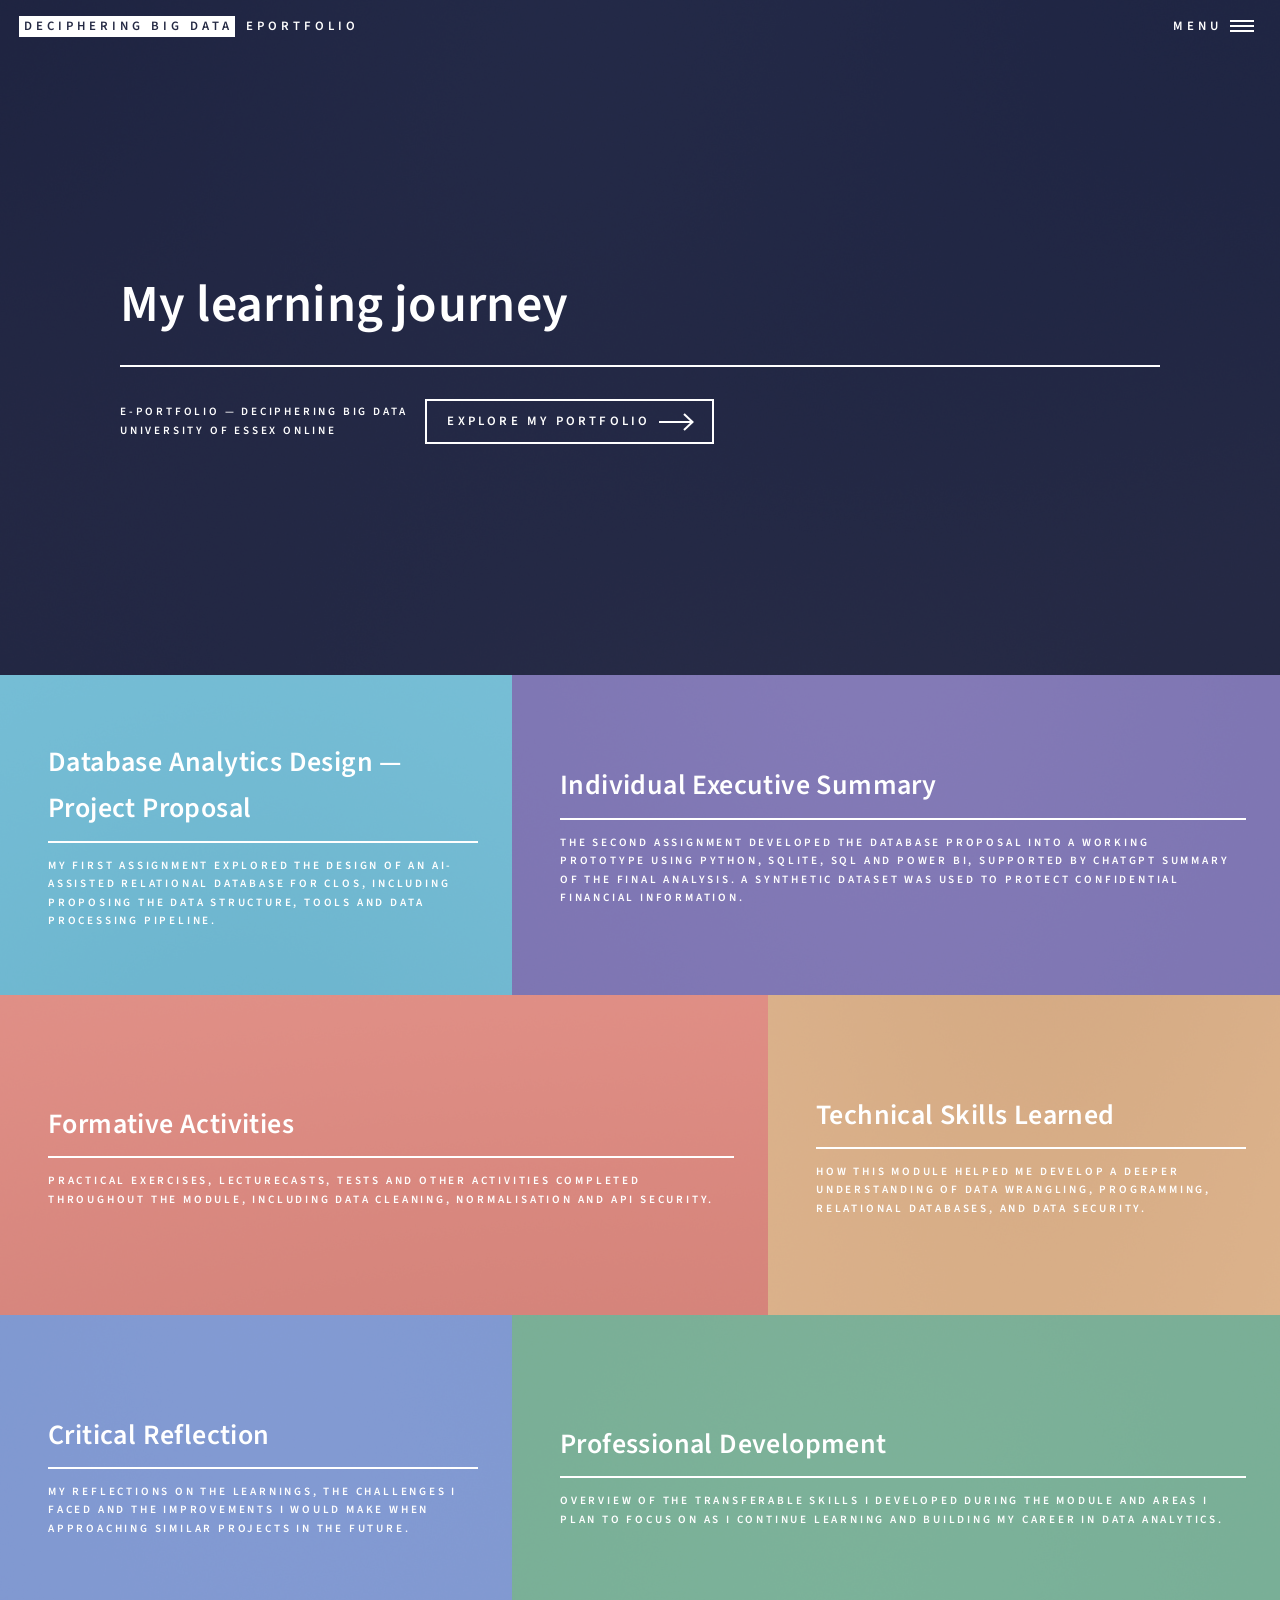
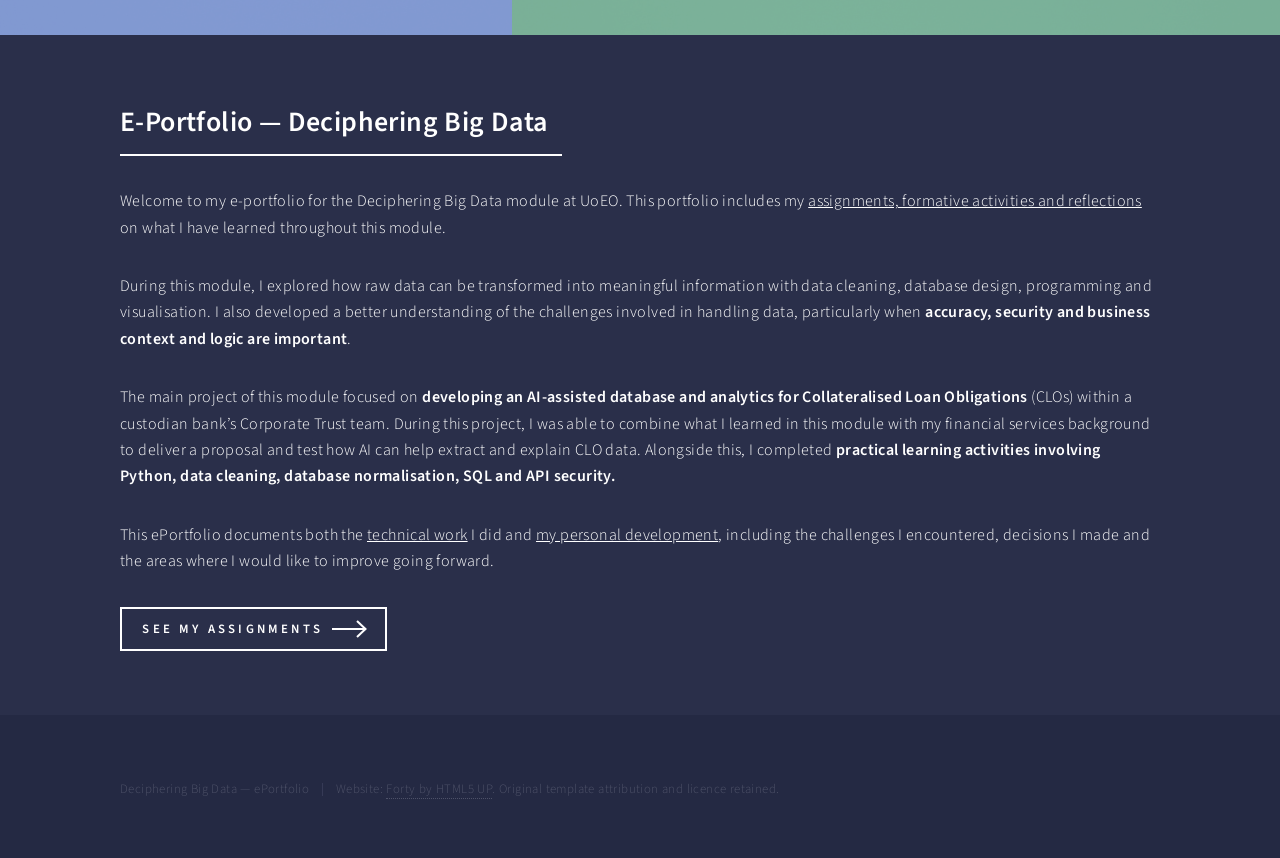
<file: index.html>
<!DOCTYPE HTML>

<!--
	Forty by HTML5 UP
	html5up.net | @ajlkn
	Free for personal and commercial use under the CCA 3.0 license (html5up.net/license)
-->
<html>
<head>
<title>Home | Deciphering Big Data ePortfolio</title>
<meta charset="utf-8"/>
<meta content="width=device-width, initial-scale=1, user-scalable=no" name="viewport"/>
<link href="main.css" rel="stylesheet"/>
<noscript><link href="noscript.css" rel="stylesheet"/></noscript>
</head>
<body class="is-preload">
<!-- Wrapper -->
<div id="wrapper">
<!-- Header -->
<header class="alt" id="header">
<a class="logo" href="index.html"><strong>Deciphering Big Data</strong> <span>ePortfolio</span></a>
<nav>
<a href="#menu">Menu</a>
</nav>
</header>
<!-- Menu -->
<nav id="menu"><ul class="links"><li><a href="index.html">Home</a></li><li><a href="generic.html">Assignments</a></li><li><a href="formative.html">Formative Activities</a></li><li><a href="unit4-cleaning.html">Unit 4 – Data Cleaning</a></li><li><a href="unit7-normalisation.html">Unit 7 – Normalisation</a></li><li><a href="unit10-api-security.html">Unit 10 – API Security</a></li><li><a href="landing.html">Learning Outcomes</a></li><li><a href="elements.html">Reflection &amp; Development</a></li></ul></nav>
<!-- Banner -->
<section class="major" id="banner">
<div class="inner">
<header class="major"><h1>My learning journey</h1></header>
<div class="content"><p>e-Portfolio — Deciphering Big Data<br/>University of Essex Online</p>
<ul class="actions"><li><a class="button next scrolly" href="#one">Explore my portfolio</a></li></ul></div></div>
</section>
<!-- Main -->
<div id="main">
<!-- One -->
<section class="tiles" id="one">
<article>
<span class="image">
<img alt="" src="pic01.jpg"/>
</span>
<header class="major">
<h3><a class="link" href="generic.html">Database Analytics Design — Project Proposal</a></h3>
<p>My first assignment explored the design of an AI-assisted relational database for CLOs, including proposing the data structure, tools and data processing pipeline.</p>
</header>
</article>
<article>
<span class="image">
<img alt="" src="pic02.jpg"/>
</span>
<header class="major">
<h3><a class="link" href="generic.html#assignment-2">Individual Executive Summary</a></h3>
<p>The second assignment developed the database proposal into a working prototype using Python, SQLite, SQL and Power BI, supported by ChatGPT summary of the final analysis. A synthetic dataset was used to protect confidential financial information.</p>
</header>
</article>
<article>
<span class="image">
<img alt="" src="pic03.jpg"/>
</span>
<header class="major">
<h3><a class="link" href="formative.html">Formative Activities</a></h3>
<p>Practical exercises, lecturecasts, tests and other activities completed throughout the module, including data cleaning, normalisation and API security.</p>
</header>
</article>
<article>
<span class="image">
<img alt="" src="pic04.jpg"/>
</span>
<header class="major">
<h3><a class="link" href="elements.html#technical-skills">Technical Skills Learned</a></h3>
<p>How this module helped me develop a deeper understanding of data wrangling, programming, relational databases, and data security.</p>
</header>
</article>
<article>
<span class="image">
<img alt="" src="pic05.jpg"/>
</span>
<header class="major">
<h3><a class="link" href="elements.html#critical-reflection">Critical Reflection</a></h3>
<p>My reflections on the learnings, the challenges I faced and the improvements I would make when approaching similar projects in the future.</p>
</header>
</article>
<article>
<span class="image">
<img alt="" src="pic06.jpg"/>
</span>
<header class="major">
<h3><a class="link" href="elements.html#professional-development">Professional Development</a></h3>
<p>Overview of the transferable skills I developed during the module and areas I plan to focus on as I continue learning and building my career in data analytics.</p>
</header>
</article>
</section>
<!-- Two -->
<section id="two">
<div class="inner">
<header class="major"><h2>E-Portfolio — Deciphering Big Data</h2></header>
<p>Welcome to my e-portfolio for the Deciphering Big Data module at UoEO. This portfolio includes my <u>assignments, formative activities and reflections</u> on what I have learned throughout this module.</p>
<p>During this module, I explored how raw data can be transformed into meaningful information with data cleaning, database design, programming and visualisation. I also developed a better understanding of the challenges involved in handling data, particularly when <strong>accuracy, security and business context and logic are important</strong>.</p>
<p>The main project of this module focused on <strong>developing an AI-assisted database and analytics for Collateralised Loan Obligations</strong> (CLOs) within a custodian bank’s Corporate Trust team. During this project, I was able to combine what I learned in this module with my financial services background to deliver a proposal and test how AI can help extract and explain CLO data. Alongside this, I completed <strong>practical learning activities involving Python, data cleaning, database normalisation, SQL and API security.</strong></p>
<p>This ePortfolio documents both the <u>technical work</u> I did and <u>my personal development</u>, including the challenges I encountered, decisions I made and the areas where I would like to improve going forward.</p>
<ul class="actions"><li><a class="button next" href="generic.html">See my assignments</a></li></ul></div>
</section>
</div>
<!-- Contact -->

<!-- Footer -->
<footer id="footer">
<div class="inner">

<ul class="copyright"><li>Deciphering Big Data — ePortfolio</li><li>Website: <a href="https://html5up.net">Forty by HTML5 UP</a>. Original template attribution and licence retained.</li></ul>
</div>
</footer>
</div>
<!-- Scripts -->
<script src="jquery.min.js"></script>
<script src="jquery.scrolly.min.js"></script>
<script src="jquery.scrollex.min.js"></script>
<script src="browser.min.js"></script>
<script src="breakpoints.min.js"></script>
<script src="util.js"></script>
<script src="main.js"></script>
</body>
</html>
</file>
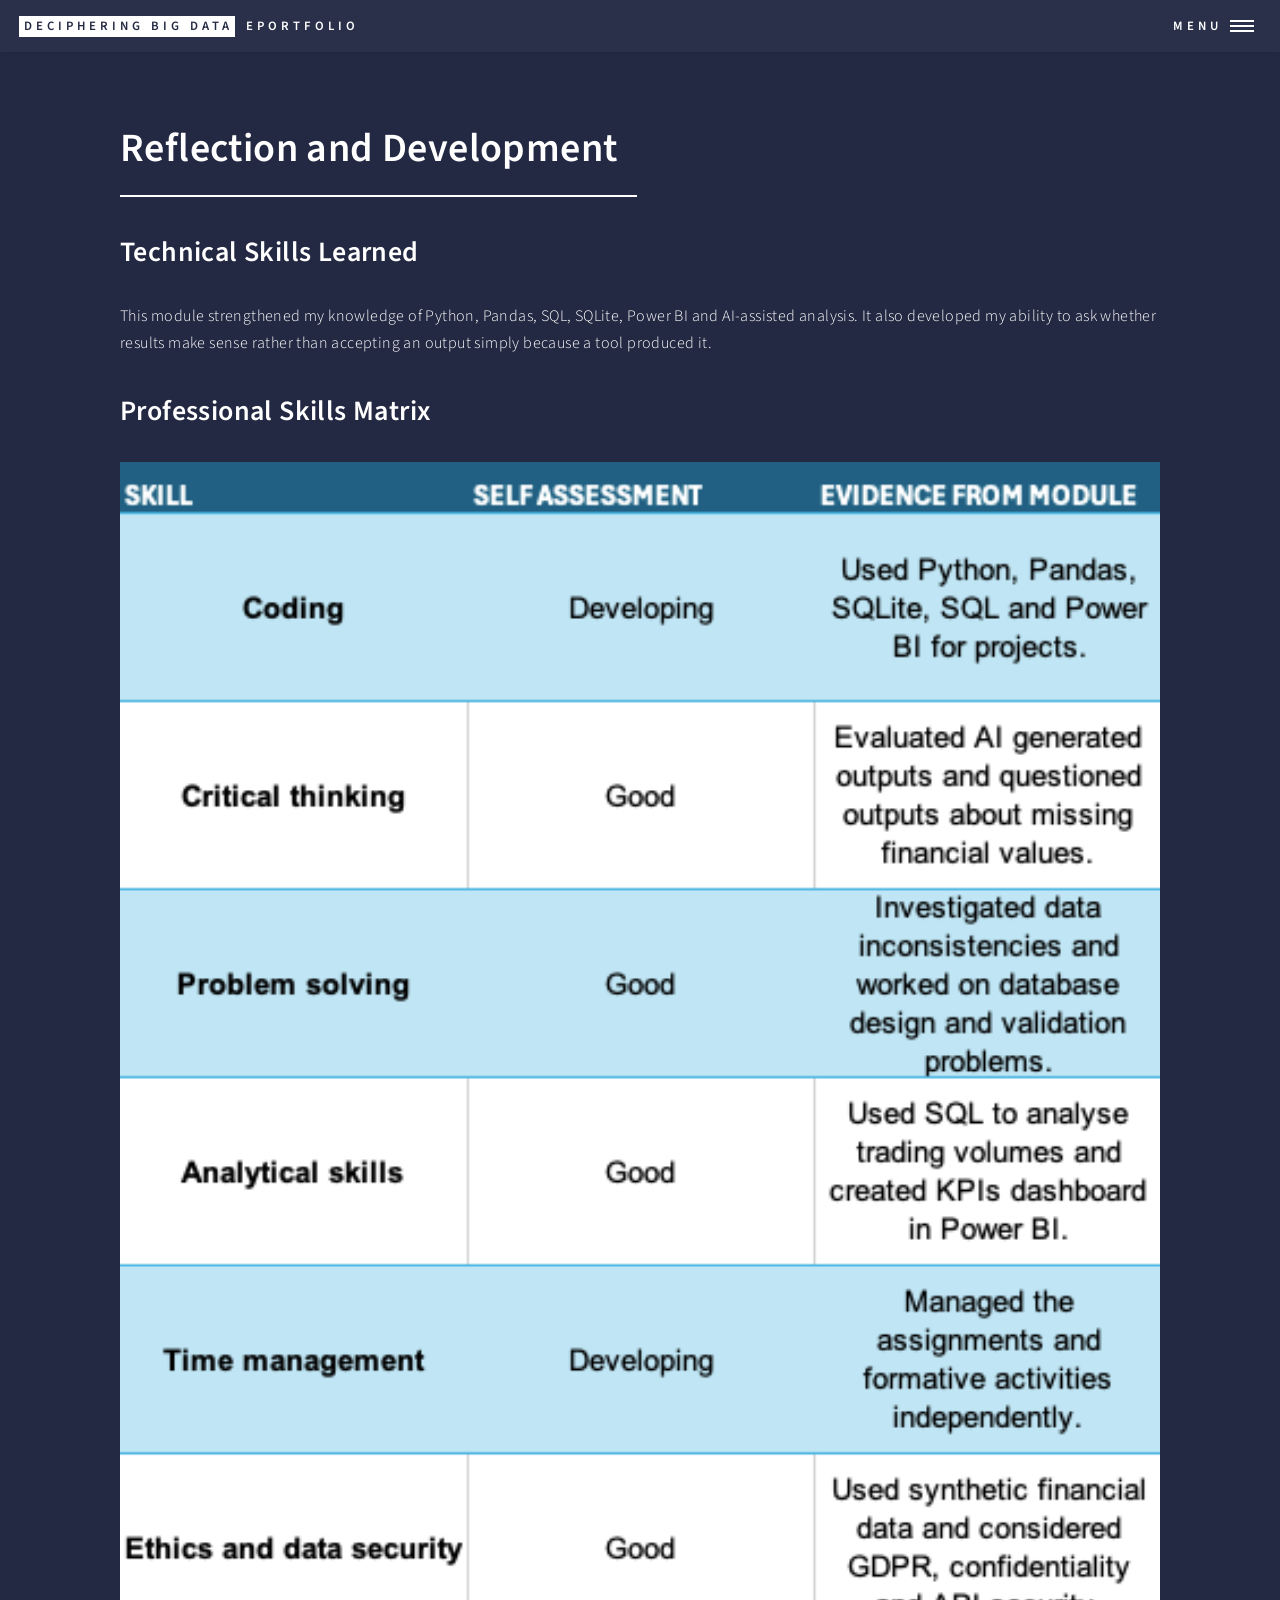
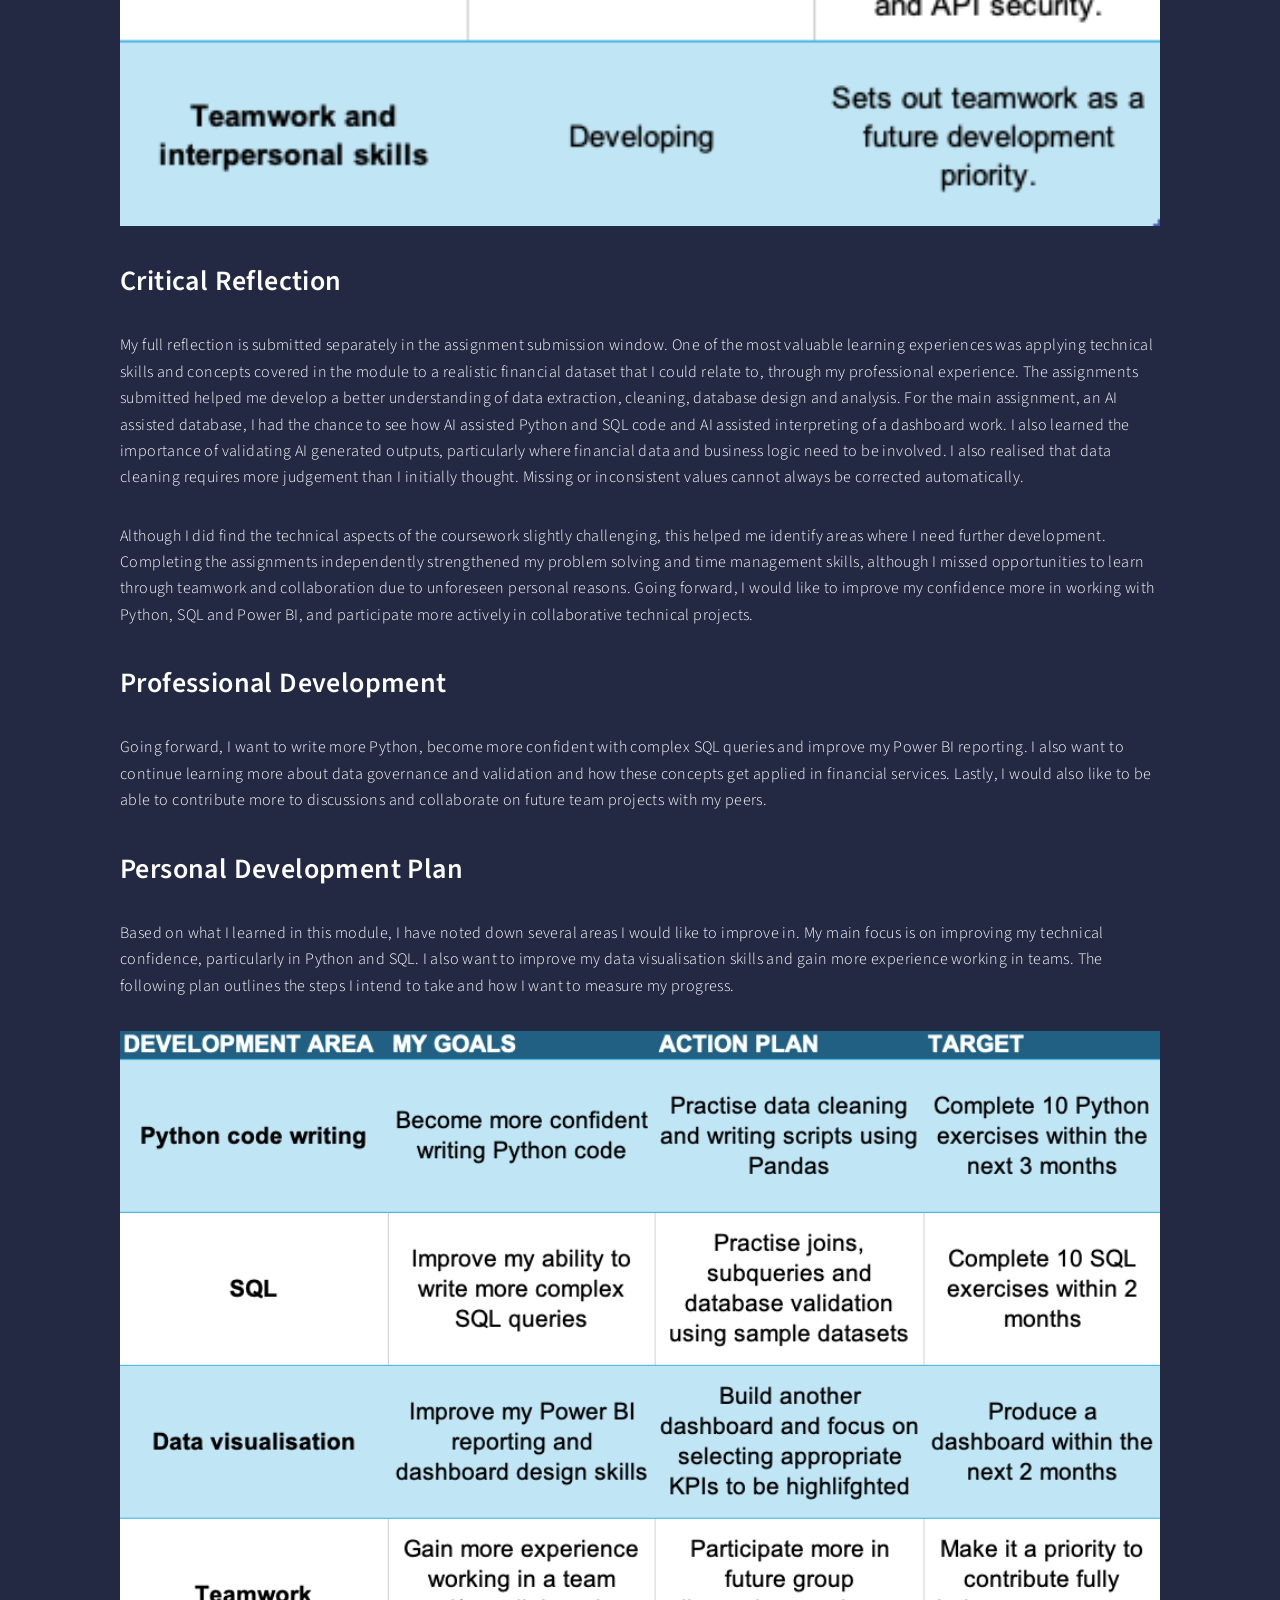
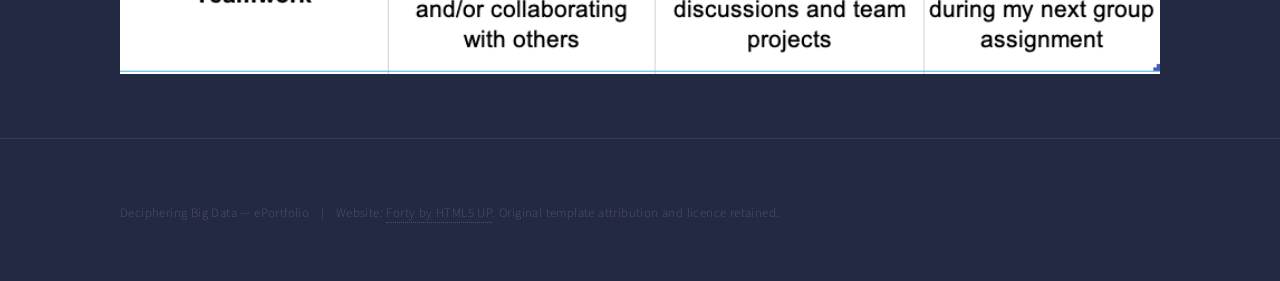
<file: elements.html>
<!DOCTYPE HTML>

<!--
	Forty by HTML5 UP
	html5up.net | @ajlkn
	Free for personal and commercial use under the CCA 3.0 license (html5up.net/license)
-->
<html>
<head>
<title>Reflection and Development | Deciphering Big Data ePortfolio</title>
<meta charset="utf-8"/>
<meta content="width=device-width, initial-scale=1, user-scalable=no" name="viewport"/>
<link href="main.css" rel="stylesheet"/>
<noscript><link href="noscript.css" rel="stylesheet"/></noscript>
</head>
<body class="is-preload">
<!-- Wrapper -->
<div id="wrapper">
<!-- Header -->
<header id="header">
<a class="logo" href="index.html"><strong>Deciphering Big Data</strong> <span>ePortfolio</span></a>
<nav>
<a href="#menu">Menu</a>
</nav>
</header>
<!-- Menu -->
<nav id="menu"><ul class="links"><li><a href="index.html">Home</a></li><li><a href="generic.html">Assignments</a></li><li><a href="formative.html">Formative Activities</a></li><li><a href="unit4-cleaning.html">Unit 4 – Data Cleaning</a></li><li><a href="unit7-normalisation.html">Unit 7 – Normalisation</a></li><li><a href="unit10-api-security.html">Unit 10 – API Security</a></li><li><a href="landing.html">Learning Outcomes</a></li><li><a href="elements.html">Reflection &amp; Development</a></li></ul></nav>
<!-- Main -->
<div class="alt" id="main">
<!-- One -->
<section id="one">
<div class="inner">
<header class="major"><h1>Reflection and Development</h1></header>
<section id="technical-skills"><h2>Technical Skills Learned</h2>
<p>This module strengthened my knowledge of Python, Pandas, SQL, SQLite, Power BI and AI-assisted analysis. It also developed my ability to ask whether results make sense rather than accepting an output simply because a tool produced it.</p></section>
<section id="professional-skills"><h2>Professional Skills Matrix</h2>
<span class="image fit"><img alt="Professional Skills Matrix with self-assessments of coding, critical thinking, problem solving, analytical skills, time management, ethics and teamwork" src="professional-skills-matrix.png"/></span></section>
<section id="critical-reflection"><h2>Critical Reflection</h2>
<p>My full reflection is submitted separately in the assignment submission window. One of the most valuable learning experiences was applying technical skills and concepts covered in the module to a realistic financial dataset that I could relate to, through my professional experience. The assignments submitted helped me develop a better understanding of data extraction, cleaning, database design and analysis. For the main assignment, an AI assisted database, I had the chance to see how AI assisted Python and SQL code and AI assisted interpreting of a dashboard work. I also learned the importance of validating AI generated outputs, particularly where financial data and business logic need to be involved. I also realised that data cleaning requires more judgement than I initially thought. Missing or inconsistent values cannot always be corrected automatically.</p>
<p>Although I did find the technical aspects of the coursework slightly challenging, this helped me identify areas where I need further development. Completing the assignments independently strengthened my problem solving and time management skills, although I missed opportunities to learn through teamwork and collaboration due to unforeseen personal reasons. Going forward, I would like to improve my confidence more in working with Python, SQL and Power BI, and participate more actively in collaborative technical projects.</p></section>
<section id="professional-development"><h2>Professional Development</h2>
<p>Going forward, I want to write more Python, become more confident with complex SQL queries and improve my Power BI reporting. I also want to continue learning more about data governance and validation and how these concepts get applied in financial services. Lastly, I would also like to be able to contribute more to discussions and collaborate on future team projects with my peers.</p>
<h2>Personal Development Plan</h2>
<p>Based on what I learned in this module, I have noted down several areas I would like to improve in. My main focus is on improving my technical confidence, particularly in Python and SQL. I also want to improve my data visualisation skills and gain more experience working in teams. The following plan outlines the steps I intend to take and how I want to measure my progress.</p>
<span class="image fit"><img alt="Personal Development Plan showing Python, SQL, data visualisation and teamwork goals and timescales" src="personal-development-plan.png"/></span>
</section>
</div>
</section>
</div>
<!-- Contact -->

<!-- Footer -->
<footer id="footer">
<div class="inner">

<ul class="copyright"><li>Deciphering Big Data — ePortfolio</li><li>Website: <a href="https://html5up.net">Forty by HTML5 UP</a>. Original template attribution and licence retained.</li></ul>
</div>
</footer>
</div>
<!-- Scripts -->
<script src="jquery.min.js"></script>
<script src="jquery.scrolly.min.js"></script>
<script src="jquery.scrollex.min.js"></script>
<script src="browser.min.js"></script>
<script src="breakpoints.min.js"></script>
<script src="util.js"></script>
<script src="main.js"></script>
</body>
</html>
</file>
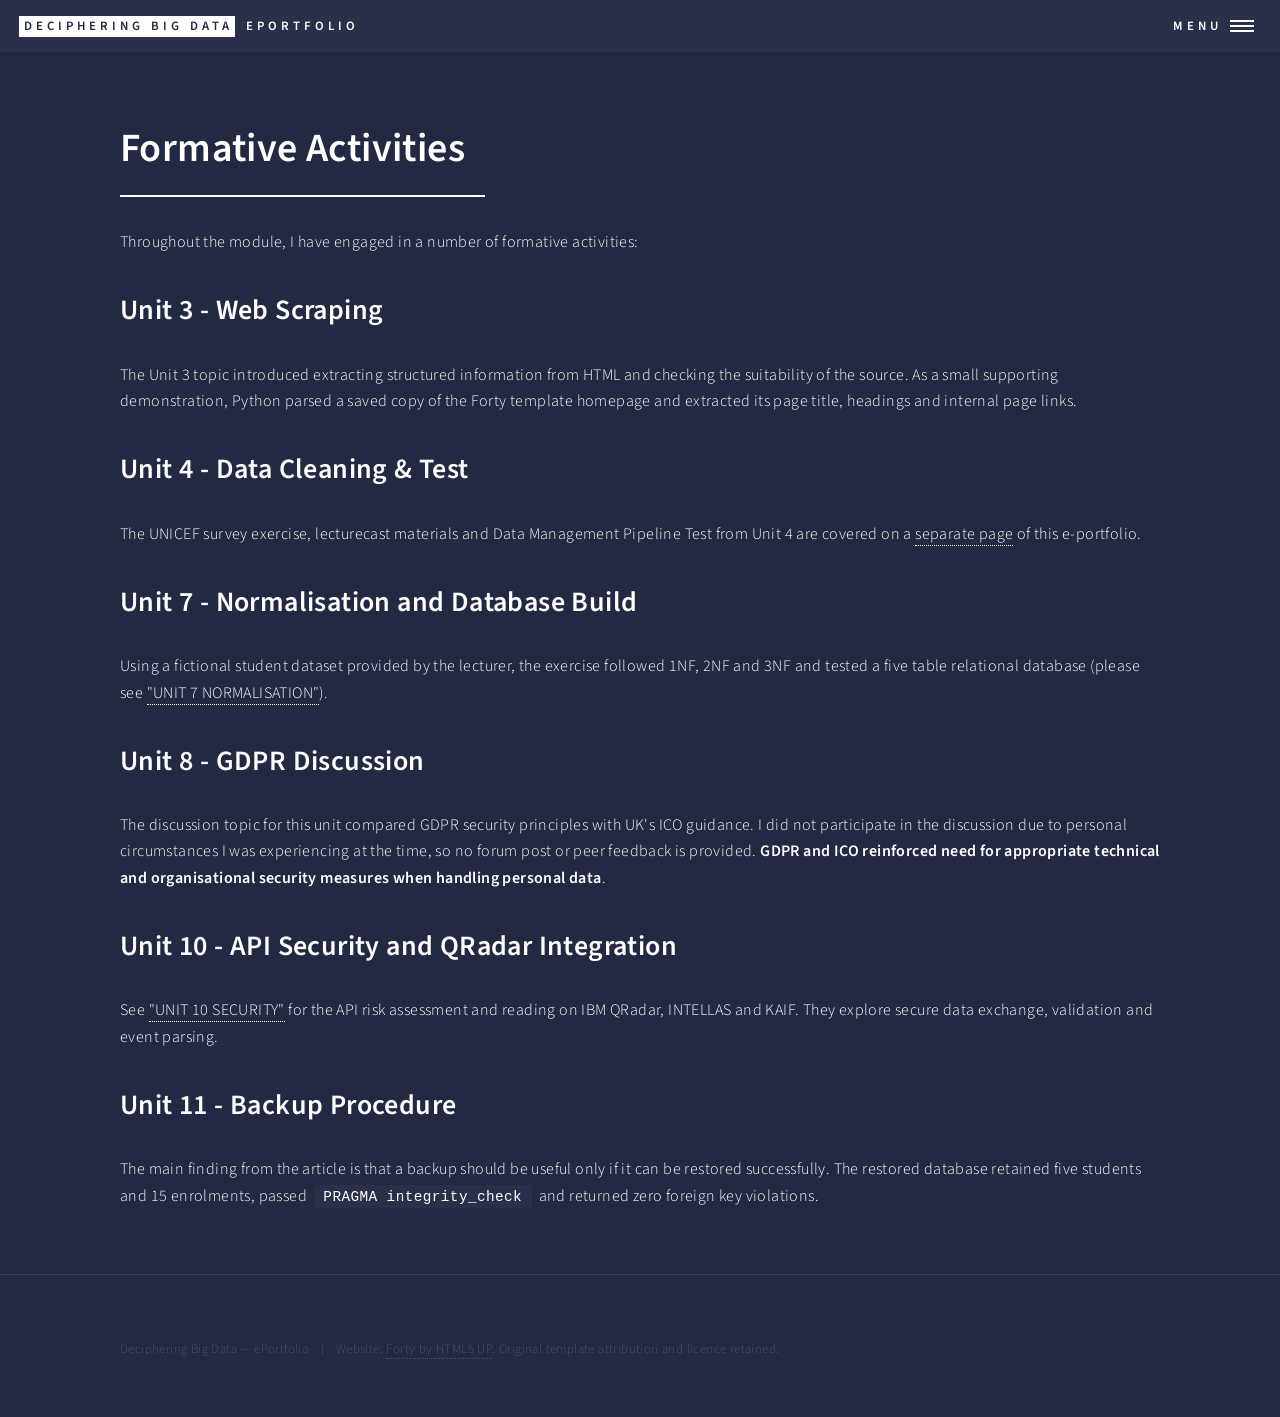
<file: formative.html>
<!DOCTYPE HTML>

<!--
	Forty by HTML5 UP
	html5up.net | @ajlkn
	Free for personal and commercial use under the CCA 3.0 license (html5up.net/license)
-->
<html>
<head>
<title>Formative Activities | Deciphering Big Data ePortfolio</title>
<meta charset="utf-8"/>
<meta content="width=device-width, initial-scale=1, user-scalable=no" name="viewport"/>
<link href="main.css" rel="stylesheet"/>
<noscript><link href="noscript.css" rel="stylesheet"/></noscript>
</head>
<body class="is-preload">
<!-- Wrapper -->
<div id="wrapper">
<!-- Header -->
<header id="header">
<a class="logo" href="index.html"><strong>Deciphering Big Data</strong> <span>ePortfolio</span></a>
<nav>
<a href="#menu">Menu</a>
</nav>
</header>
<!-- Menu -->
<nav id="menu"><ul class="links"><li><a href="index.html">Home</a></li><li><a href="generic.html">Assignments</a></li><li><a href="formative.html">Formative Activities</a></li><li><a href="unit4-cleaning.html">Unit 4 – Data Cleaning</a></li><li><a href="unit7-normalisation.html">Unit 7 – Normalisation</a></li><li><a href="unit10-api-security.html">Unit 10 – API Security</a></li><li><a href="landing.html">Learning Outcomes</a></li><li><a href="elements.html">Reflection &amp; Development</a></li></ul></nav>
<!-- Main -->
<div class="alt" id="main">
<!-- One -->
<section id="one">
<div class="inner"><header class="major"><h1>Formative Activities</h1></header>
<p>Throughout the module, I have engaged in a number of formative activities:</p>
<h2>Unit 3 - Web Scraping</h2>
<p>The Unit 3 topic introduced extracting structured information from HTML and checking the suitability of the source. As a small supporting demonstration, Python parsed a saved copy of the Forty template homepage and extracted its page title, headings and internal page links.</p>
<h2>Unit 4 - Data Cleaning &amp; Test</h2>
<p>The UNICEF survey exercise, lecturecast materials and Data Management Pipeline Test from Unit 4 are covered on a <a href="unit4-cleaning.html">separate page</a> of this e-portfolio.</p>
<h2>Unit 7 - Normalisation and Database Build</h2>
<p>Using a fictional student dataset provided by the lecturer, the exercise followed 1NF, 2NF and 3NF and tested a five table relational database (please see <a href="unit7-normalisation.html">"UNIT 7 NORMALISATION"</a>).</p>
<h2>Unit 8 - GDPR Discussion</h2>
<p>The discussion topic for this unit compared GDPR security principles with UK's ICO guidance. I did not participate in the discussion due to personal circumstances I was experiencing at the time, so no forum post or peer feedback is provided. <strong>GDPR and ICO reinforced need for appropriate technical and organisational security measures when handling personal data</strong>.</p>
<h2>Unit 10 - API Security and QRadar Integration</h2>
<p>See <a href="unit10-api-security.html">"UNIT 10 SECURITY"</a> for the API risk assessment and reading on IBM QRadar, INTELLAS and KAIF. They explore secure data exchange, validation and event parsing.</p>
<h2>Unit 11 - Backup Procedure</h2>
<p>The main finding from the article is that a backup should be useful only if it can be restored successfully. The restored database retained five students and 15 enrolments, passed <code>PRAGMA integrity_check</code> and returned zero foreign key violations.</p>
</div>
</section>
</div>
<!-- Contact -->

<!-- Footer -->
<footer id="footer">
<div class="inner">

<ul class="copyright"><li>Deciphering Big Data — ePortfolio</li><li>Website: <a href="https://html5up.net">Forty by HTML5 UP</a>. Original template attribution and licence retained.</li></ul>
</div>
</footer>
</div>
<!-- Scripts -->
<script src="jquery.min.js"></script>
<script src="jquery.scrolly.min.js"></script>
<script src="jquery.scrollex.min.js"></script>
<script src="browser.min.js"></script>
<script src="breakpoints.min.js"></script>
<script src="util.js"></script>
<script src="main.js"></script>
</body>
</html>
</file>
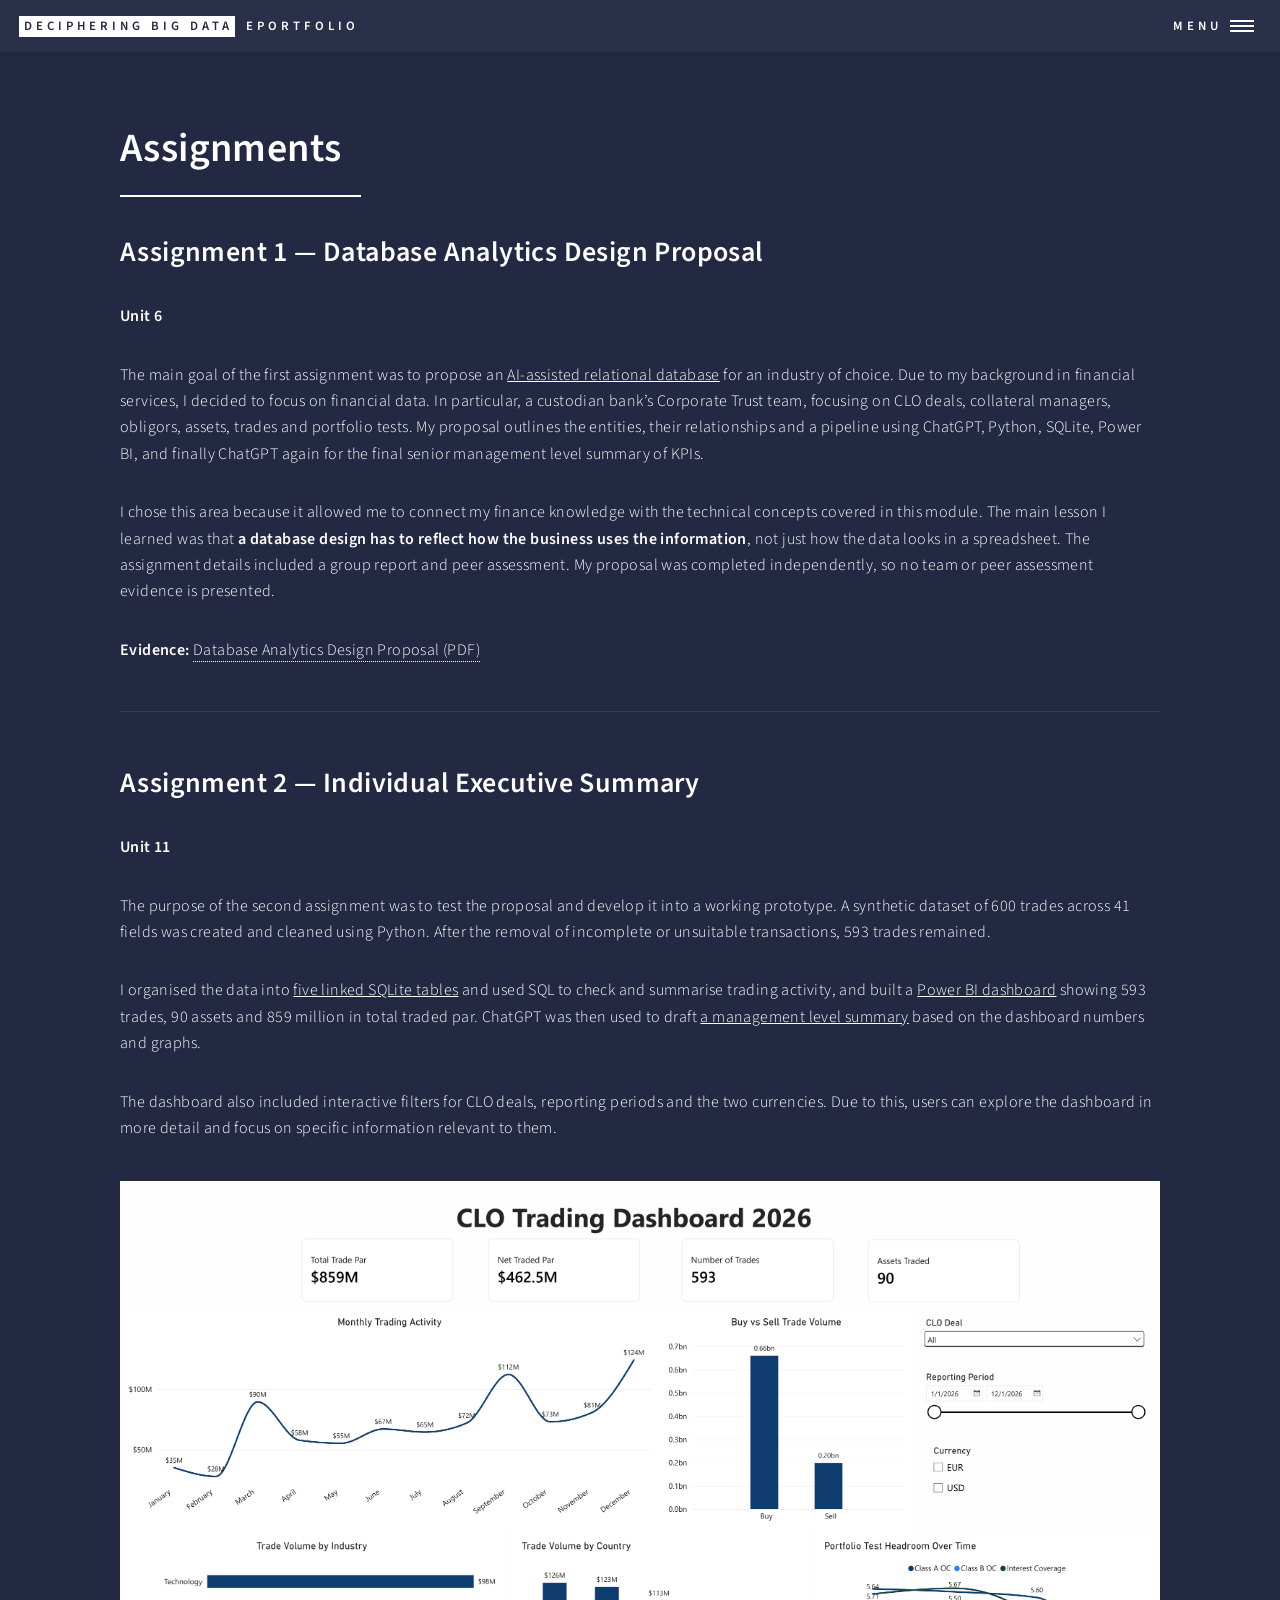
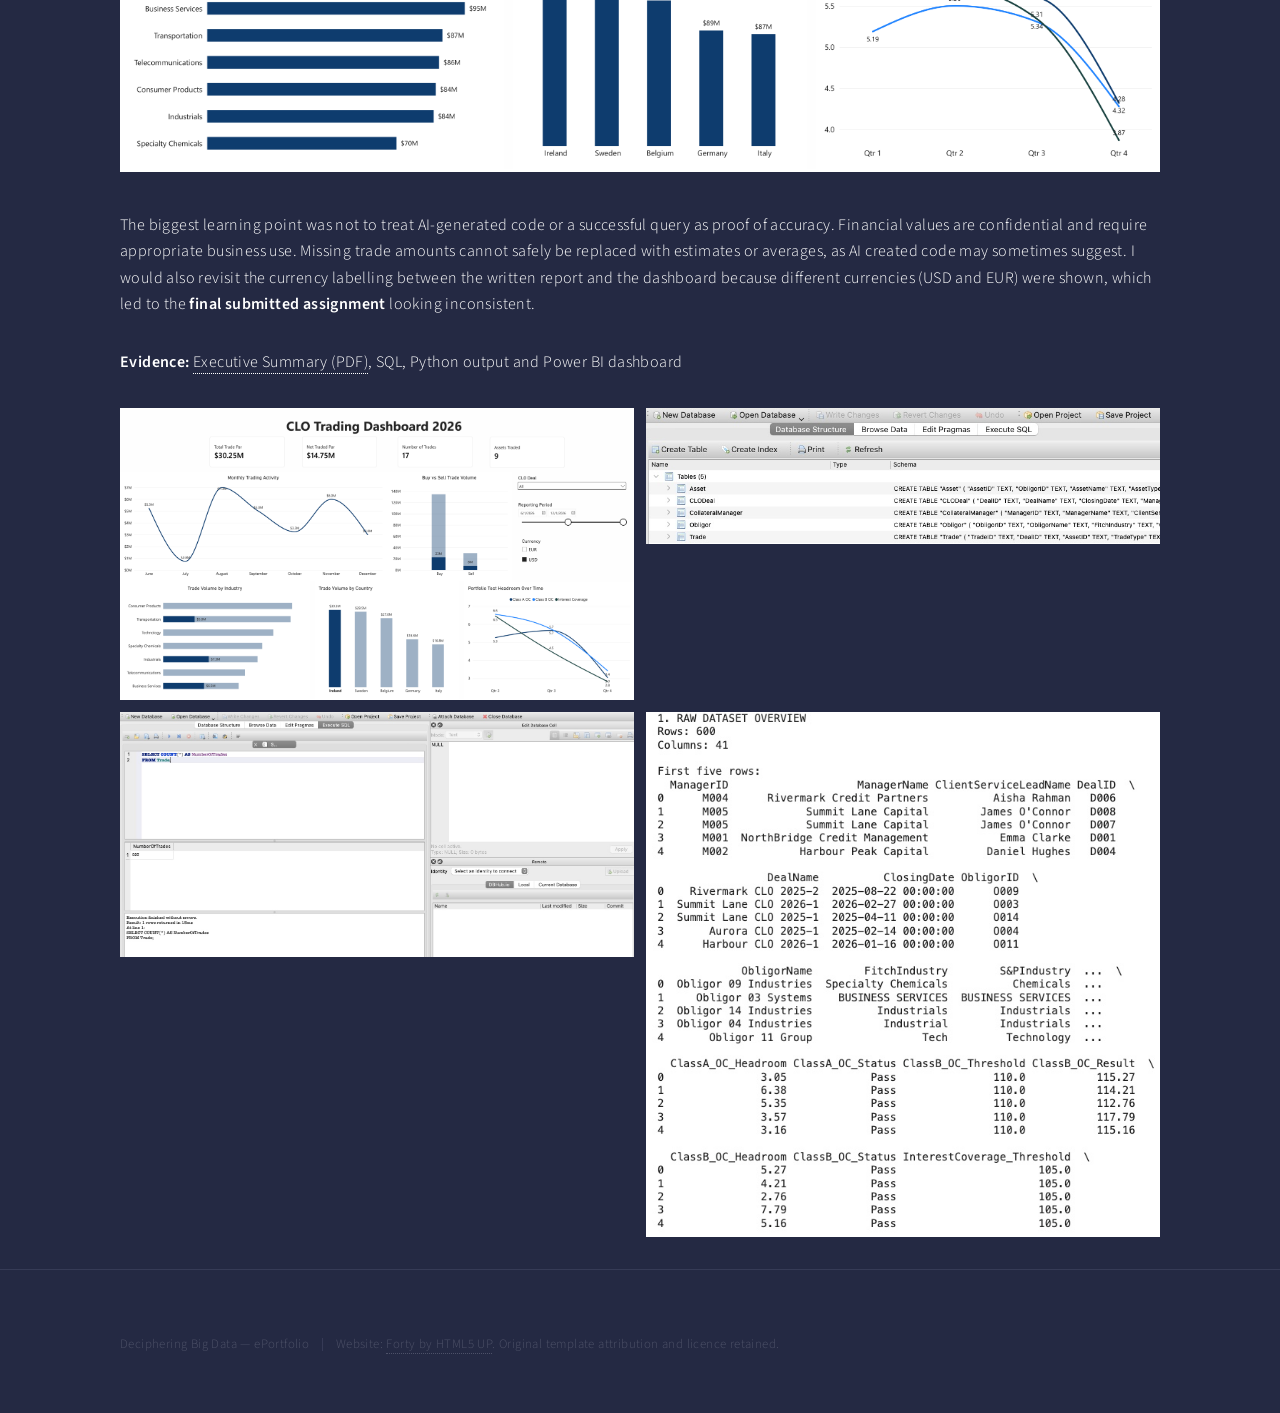
<file: generic.html>
<!DOCTYPE HTML>

<!--
	Forty by HTML5 UP
	html5up.net | @ajlkn
	Free for personal and commercial use under the CCA 3.0 license (html5up.net/license)
-->
<html>
<head>
<title>Assignments | Deciphering Big Data ePortfolio</title>
<meta charset="utf-8"/>
<meta content="width=device-width, initial-scale=1, user-scalable=no" name="viewport"/>
<link href="main.css" rel="stylesheet"/>
<noscript><link href="noscript.css" rel="stylesheet"/></noscript>
</head>
<body class="is-preload">
<!-- Wrapper -->
<div id="wrapper">
<!-- Header -->
<header id="header">
<a class="logo" href="index.html"><strong>Deciphering Big Data</strong> <span>ePortfolio</span></a>
<nav>
<a href="#menu">Menu</a>
</nav>
</header>
<!-- Menu -->
<nav id="menu"><ul class="links"><li><a href="index.html">Home</a></li><li><a href="generic.html">Assignments</a></li><li><a href="formative.html">Formative Activities</a></li><li><a href="unit4-cleaning.html">Unit 4 – Data Cleaning</a></li><li><a href="unit7-normalisation.html">Unit 7 – Normalisation</a></li><li><a href="unit10-api-security.html">Unit 10 – API Security</a></li><li><a href="landing.html">Learning Outcomes</a></li><li><a href="elements.html">Reflection &amp; Development</a></li></ul></nav>
<!-- Main -->
<div class="alt" id="main">
<!-- One -->
<section id="one">
<div class="inner"><header class="major"><h1>Assignments</h1></header>
<section id="assignment-1"><h2>Assignment 1 — Database Analytics Design Proposal</h2><p><strong>Unit 6</strong></p>
<p>The main goal of the first assignment was to propose an <u>AI-assisted relational database</u> for an industry of choice. Due to my background in financial services, I decided to focus on financial data. In particular, a custodian bank’s Corporate Trust team, focusing on CLO deals, collateral managers, obligors, assets, trades and portfolio tests. My proposal outlines the entities, their relationships and a pipeline using ChatGPT, Python, SQLite, Power BI, and finally ChatGPT again for the final senior management level summary of KPIs.</p>
<p>I chose this area because it allowed me to connect my finance knowledge with the technical concepts covered in this module. The main lesson I learned was that <strong>a database design has to reflect how the business uses the information</strong>, not just how the data looks in a spreadsheet. The assignment details included a group report and peer assessment. My proposal was completed independently, so no team or peer assessment evidence is presented.</p>
<p><strong>Evidence:</strong> <a href="database-design-proposal.pdf">Database Analytics Design Proposal (PDF)</a></p></section>
<hr class="major"/>
<section id="assignment-2"><h2>Assignment 2 — Individual Executive Summary</h2><p><strong>Unit 11</strong></p>
<p>The purpose of the second assignment was to test the proposal and develop it into a working prototype. A synthetic dataset of 600 trades across 41 fields was created and cleaned using Python. After the removal of incomplete or unsuitable transactions, 593 trades remained.</p>
<p>I organised the data into <u>five linked SQLite tables</u> and used SQL to check and summarise trading activity, and built a <u>Power BI dashboard</u> showing 593 trades, 90 assets and 859 million in total traded par. ChatGPT was then used to draft <u>a management level summary</u> based on the dashboard numbers and graphs.</p>
<p>The dashboard also included interactive filters for CLO deals, reporting periods and the two currencies. Due to this, users can explore the dashboard in more detail and focus on specific information relevant to them.</p>
<span class="image main"><img alt="Power BI CLO trading dashboard showing overall KPIs and trade analysis" src="dashboard-full.png"/></span>
<p>The biggest learning point was not to treat AI-generated code or a successful query as proof of accuracy. Financial values are confidential and require appropriate business use. Missing trade amounts cannot safely be replaced with estimates or averages, as AI created code may sometimes suggest. I would also revisit the currency labelling between the written report and the dashboard because different currencies (USD and EUR) were shown, which led to the <strong>final submitted assignment</strong> looking inconsistent.</p>
<p><strong>Evidence:</strong> <a href="individual-executive-summary.pdf">Executive Summary (PDF)</a>, SQL, Python output and Power BI dashboard</p>
<div class="row gtr-50 gtr-uniform">
<div class="col-6 col-12-small"><span class="image fit"><img alt="Filtered Power BI CLO dashboard" src="dashboard-filtered.png"/></span></div>
<div class="col-6 col-12-small"><span class="image fit"><img alt="Five linked SQLite database tables" src="sqlite-tables.jpg"/></span></div>
<div class="col-6 col-12-small"><span class="image fit"><img alt="SQL count query returned 593 trades" src="sql-count.jpg"/></span></div>
<div class="col-6 col-12-small"><span class="image fit"><img alt="Python raw CLO dataset preview" src="python-raw-preview.jpg"/></span></div>
</div></section></div>
</section>
</div>
<!-- Contact -->

<!-- Footer -->
<footer id="footer">
<div class="inner">

<ul class="copyright"><li>Deciphering Big Data — ePortfolio</li><li>Website: <a href="https://html5up.net">Forty by HTML5 UP</a>. Original template attribution and licence retained.</li></ul>
</div>
</footer>
</div>
<!-- Scripts -->
<script src="jquery.min.js"></script>
<script src="jquery.scrolly.min.js"></script>
<script src="jquery.scrollex.min.js"></script>
<script src="browser.min.js"></script>
<script src="breakpoints.min.js"></script>
<script src="util.js"></script>
<script src="main.js"></script>
</body>
</html>
</file>
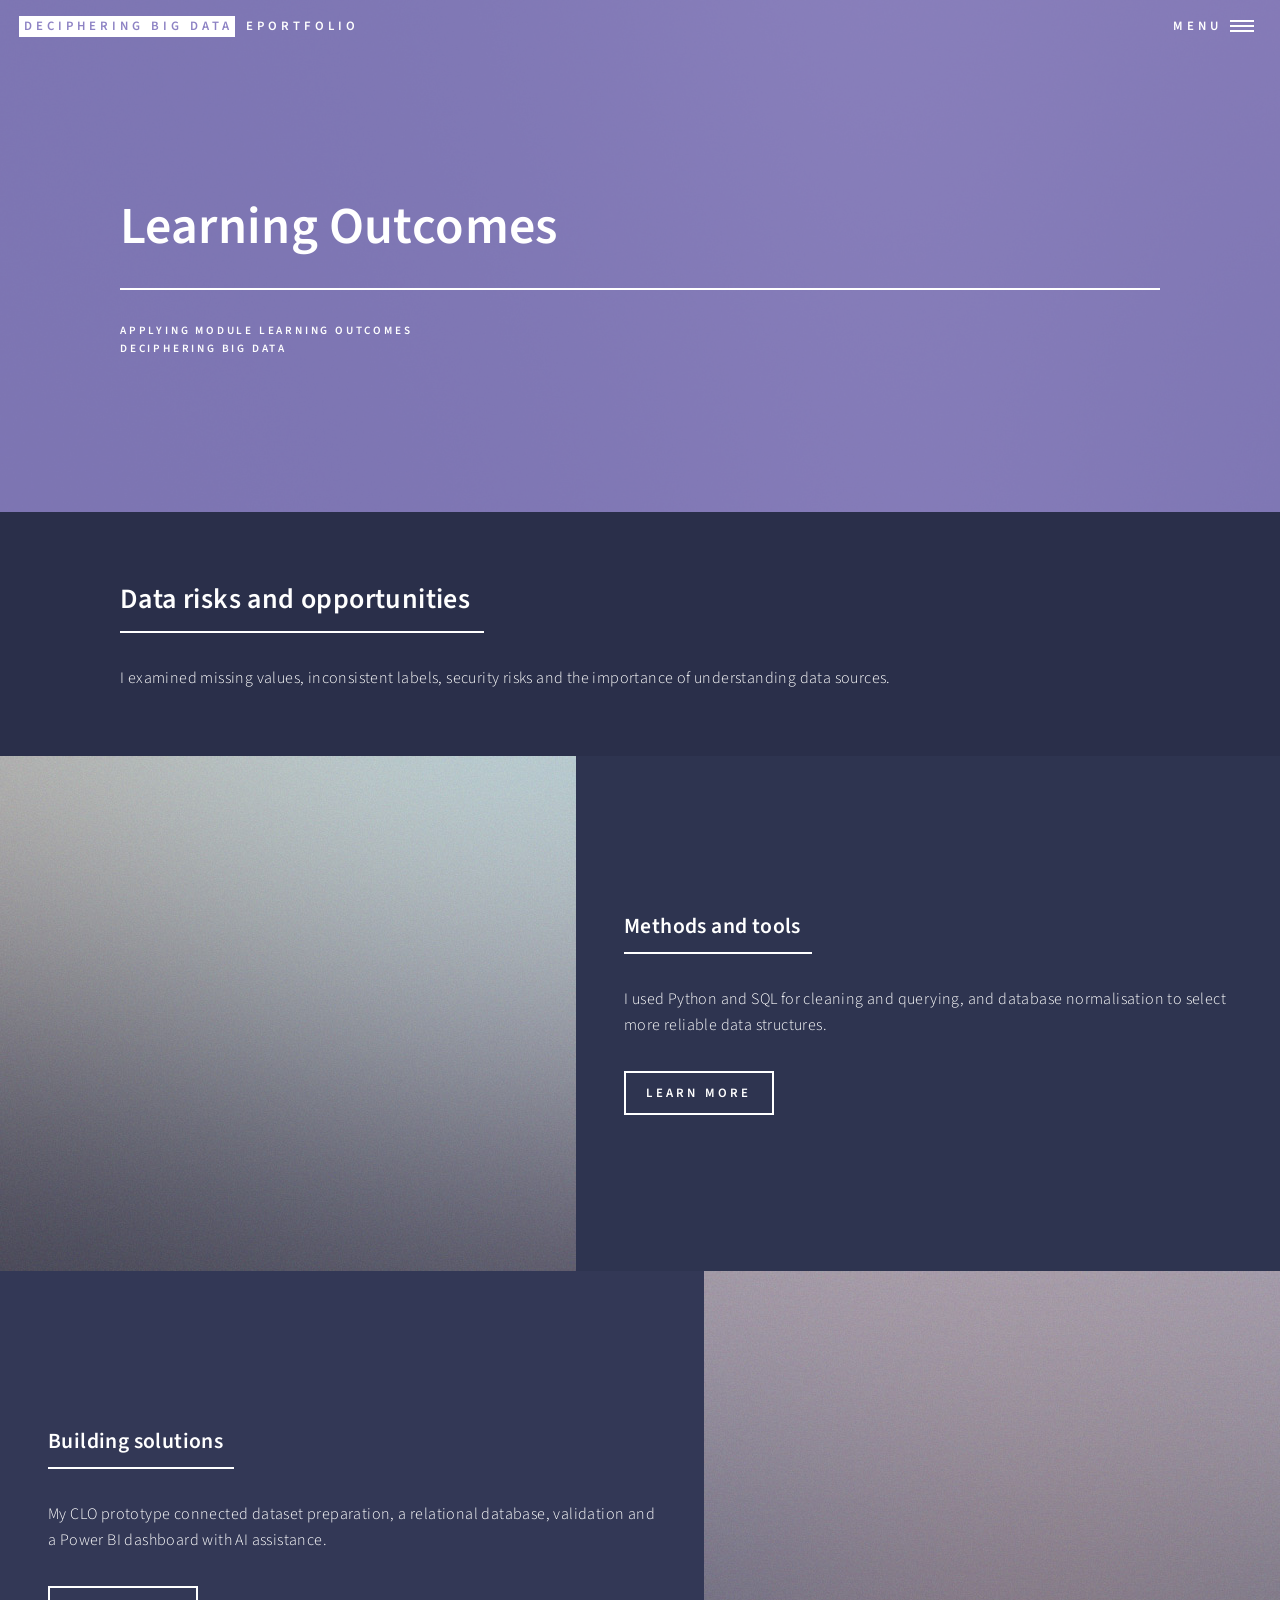
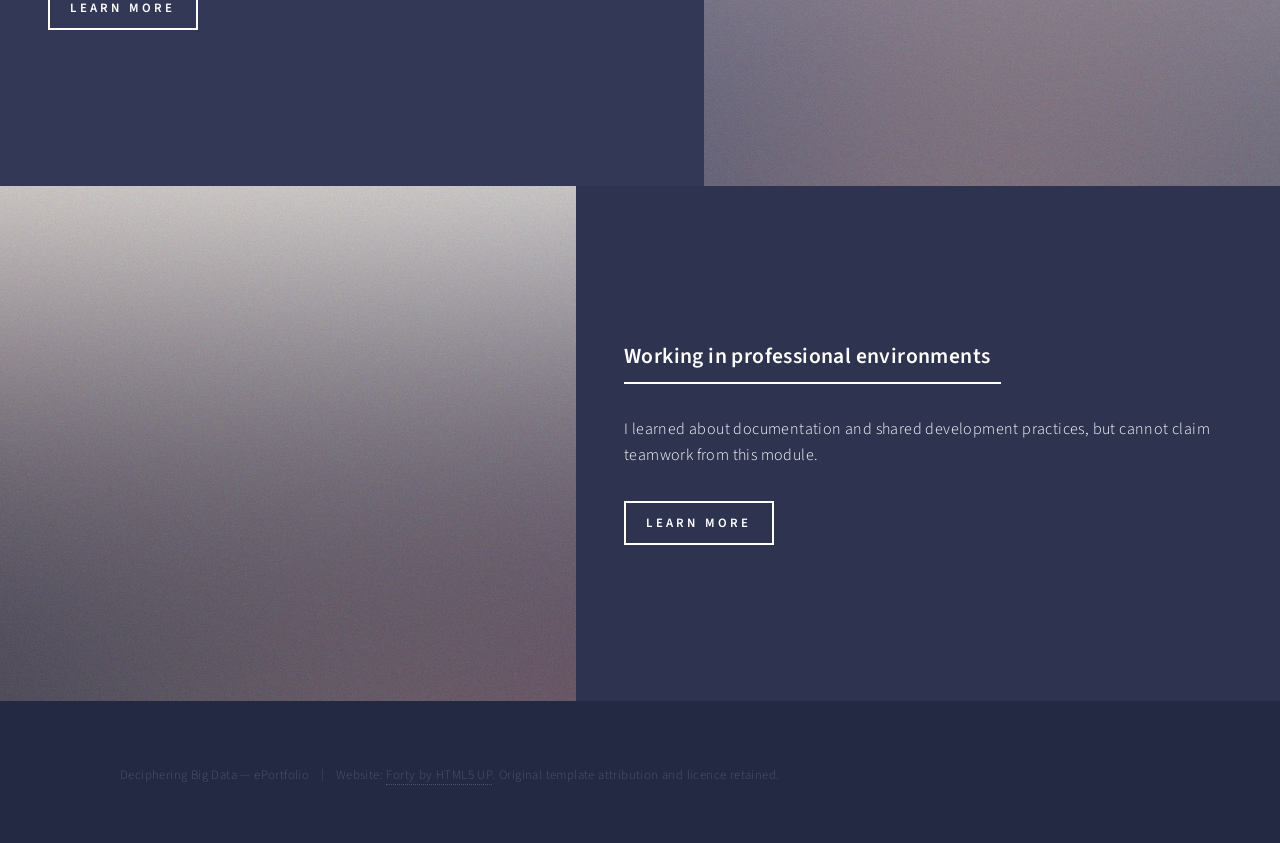
<file: landing.html>
<!DOCTYPE HTML>

<!--
	Forty by HTML5 UP
	html5up.net | @ajlkn
	Free for personal and commercial use under the CCA 3.0 license (html5up.net/license)
-->
<html>
<head>
<title>Learning Outcomes | Deciphering Big Data ePortfolio</title>
<meta charset="utf-8"/>
<meta content="width=device-width, initial-scale=1, user-scalable=no" name="viewport"/>
<link href="main.css" rel="stylesheet"/>
<noscript><link href="noscript.css" rel="stylesheet"/></noscript>
</head>
<body class="is-preload">
<!-- Wrapper -->
<div id="wrapper">
<!-- Header -->
<!-- Note: The "styleN" class below should match that of the banner element. -->
<header class="alt style2" id="header">
<a class="logo" href="index.html"><strong>Deciphering Big Data</strong> <span>ePortfolio</span></a>
<nav>
<a href="#menu">Menu</a>
</nav>
</header>
<!-- Menu -->
<nav id="menu"><ul class="links"><li><a href="index.html">Home</a></li><li><a href="generic.html">Assignments</a></li><li><a href="formative.html">Formative Activities</a></li><li><a href="unit4-cleaning.html">Unit 4 – Data Cleaning</a></li><li><a href="unit7-normalisation.html">Unit 7 – Normalisation</a></li><li><a href="unit10-api-security.html">Unit 10 – API Security</a></li><li><a href="landing.html">Learning Outcomes</a></li><li><a href="elements.html">Reflection &amp; Development</a></li></ul></nav>
<!-- Banner -->
<!-- Note: The "styleN" class below should match that of the header element. -->
<section class="style2" id="banner">
<div class="inner">
<span class="image"><img alt="" src="pic07.jpg"/></span>
<header class="major"><h1>Learning Outcomes</h1></header>
<div class="content"><p>Applying Module Learning Outcomes<br/>Deciphering Big Data</p></div></div>
</section>
<!-- Main -->
<div id="main">
<!-- One -->
<section id="one">
<div class="inner">
<header class="major"><h2>Data risks and opportunities</h2></header>
<p>I examined missing values, inconsistent labels, security risks and the importance of understanding data sources.</p></div>
</section>
<!-- Two -->
<section class="spotlights" id="two">
<section>
<a class="image" href="unit4-cleaning.html">
<img alt="" data-position="center center" src="pic08.jpg"/>
</a>
<div class="content">
<div class="inner"><header class="major"><h3>Methods and tools</h3></header><p>I used Python and SQL for cleaning and querying, and database normalisation to select more reliable data structures.</p><ul class="actions"><li><a class="button" href="unit4-cleaning.html">Learn more</a></li></ul></div>
</div>
</section>
<section>
<a class="image" href="generic.html">
<img alt="" data-position="top center" src="pic09.jpg"/>
</a>
<div class="content">
<div class="inner"><header class="major"><h3>Building solutions</h3></header><p>My CLO prototype connected dataset preparation, a relational database, validation and a Power BI dashboard with AI assistance.</p><ul class="actions"><li><a class="button" href="generic.html">Learn more</a></li></ul></div>
</div>
</section>
<section>
<a class="image" href="elements.html">
<img alt="" data-position="25% 25%" src="pic10.jpg"/>
</a>
<div class="content">
<div class="inner"><header class="major"><h3>Working in professional environments</h3></header><p>I learned about documentation and shared development practices, but cannot claim teamwork from this module.</p><ul class="actions"><li><a class="button" href="elements.html">Learn more</a></li></ul></div>
</div>
</section>
</section>
<!-- Three -->

</div>
<!-- Contact -->

<!-- Footer -->
<footer id="footer">
<div class="inner">

<ul class="copyright"><li>Deciphering Big Data — ePortfolio</li><li>Website: <a href="https://html5up.net">Forty by HTML5 UP</a>. Original template attribution and licence retained.</li></ul>
</div>
</footer>
</div>
<!-- Scripts -->
<script src="jquery.min.js"></script>
<script src="jquery.scrolly.min.js"></script>
<script src="jquery.scrollex.min.js"></script>
<script src="browser.min.js"></script>
<script src="breakpoints.min.js"></script>
<script src="util.js"></script>
<script src="main.js"></script>
</body>
</html>
</file>
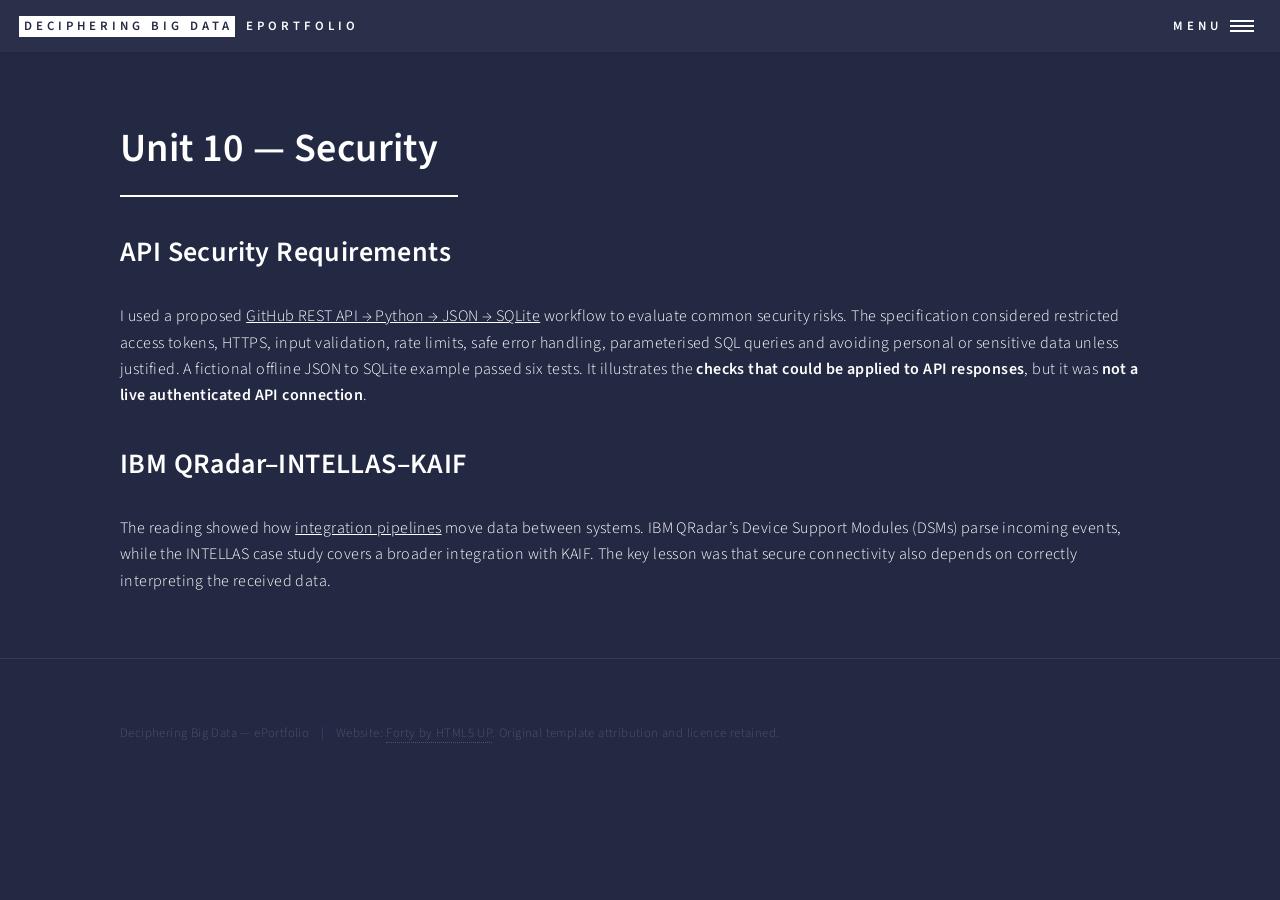
<file: unit10-api-security.html>
<!DOCTYPE HTML>

<!--
	Forty by HTML5 UP
	html5up.net | @ajlkn
	Free for personal and commercial use under the CCA 3.0 license (html5up.net/license)
-->
<html>
<head>
<title>Unit 10 — Security | Deciphering Big Data ePortfolio</title>
<meta charset="utf-8"/>
<meta content="width=device-width, initial-scale=1, user-scalable=no" name="viewport"/>
<link href="main.css" rel="stylesheet"/>
<noscript><link href="noscript.css" rel="stylesheet"/></noscript>
</head>
<body class="is-preload">
<!-- Wrapper -->
<div id="wrapper">
<!-- Header -->
<header id="header">
<a class="logo" href="index.html"><strong>Deciphering Big Data</strong> <span>ePortfolio</span></a>
<nav>
<a href="#menu">Menu</a>
</nav>
</header>
<!-- Menu -->
<nav id="menu"><ul class="links"><li><a href="index.html">Home</a></li><li><a href="generic.html">Assignments</a></li><li><a href="formative.html">Formative Activities</a></li><li><a href="unit4-cleaning.html">Unit 4 – Data Cleaning</a></li><li><a href="unit7-normalisation.html">Unit 7 – Normalisation</a></li><li><a href="unit10-api-security.html">Unit 10 – API Security</a></li><li><a href="landing.html">Learning Outcomes</a></li><li><a href="elements.html">Reflection &amp; Development</a></li></ul></nav>
<!-- Main -->
<div class="alt" id="main">
<!-- One -->
<section id="one">
<div class="inner"><header class="major"><h1>Unit 10 — Security</h1></header>
<h2>API Security Requirements</h2>
<p>I used a proposed <u>GitHub REST API → Python → JSON → SQLite</u> workflow to evaluate common security risks. The specification considered restricted access tokens, HTTPS, input validation, rate limits, safe error handling, parameterised SQL queries and avoiding personal or sensitive data unless justified. A fictional offline JSON to SQLite example passed six tests. It illustrates the <strong>checks that could be applied to API responses</strong>, but it was <strong>not a live authenticated API connection</strong>.</p>
<h2>IBM QRadar–INTELLAS–KAIF</h2>
<p>The reading showed how <u>integration pipelines</u> move data between systems. IBM QRadar’s Device Support Modules (DSMs) parse incoming events, while the INTELLAS case study covers a broader integration with KAIF. The key lesson was that secure connectivity also depends on correctly interpreting the received data.</p>
</div>
</section>
</div>
<!-- Contact -->

<!-- Footer -->
<footer id="footer">
<div class="inner">

<ul class="copyright"><li>Deciphering Big Data — ePortfolio</li><li>Website: <a href="https://html5up.net">Forty by HTML5 UP</a>. Original template attribution and licence retained.</li></ul>
</div>
</footer>
</div>
<!-- Scripts -->
<script src="jquery.min.js"></script>
<script src="jquery.scrolly.min.js"></script>
<script src="jquery.scrollex.min.js"></script>
<script src="browser.min.js"></script>
<script src="breakpoints.min.js"></script>
<script src="util.js"></script>
<script src="main.js"></script>
</body>
</html>
</file>
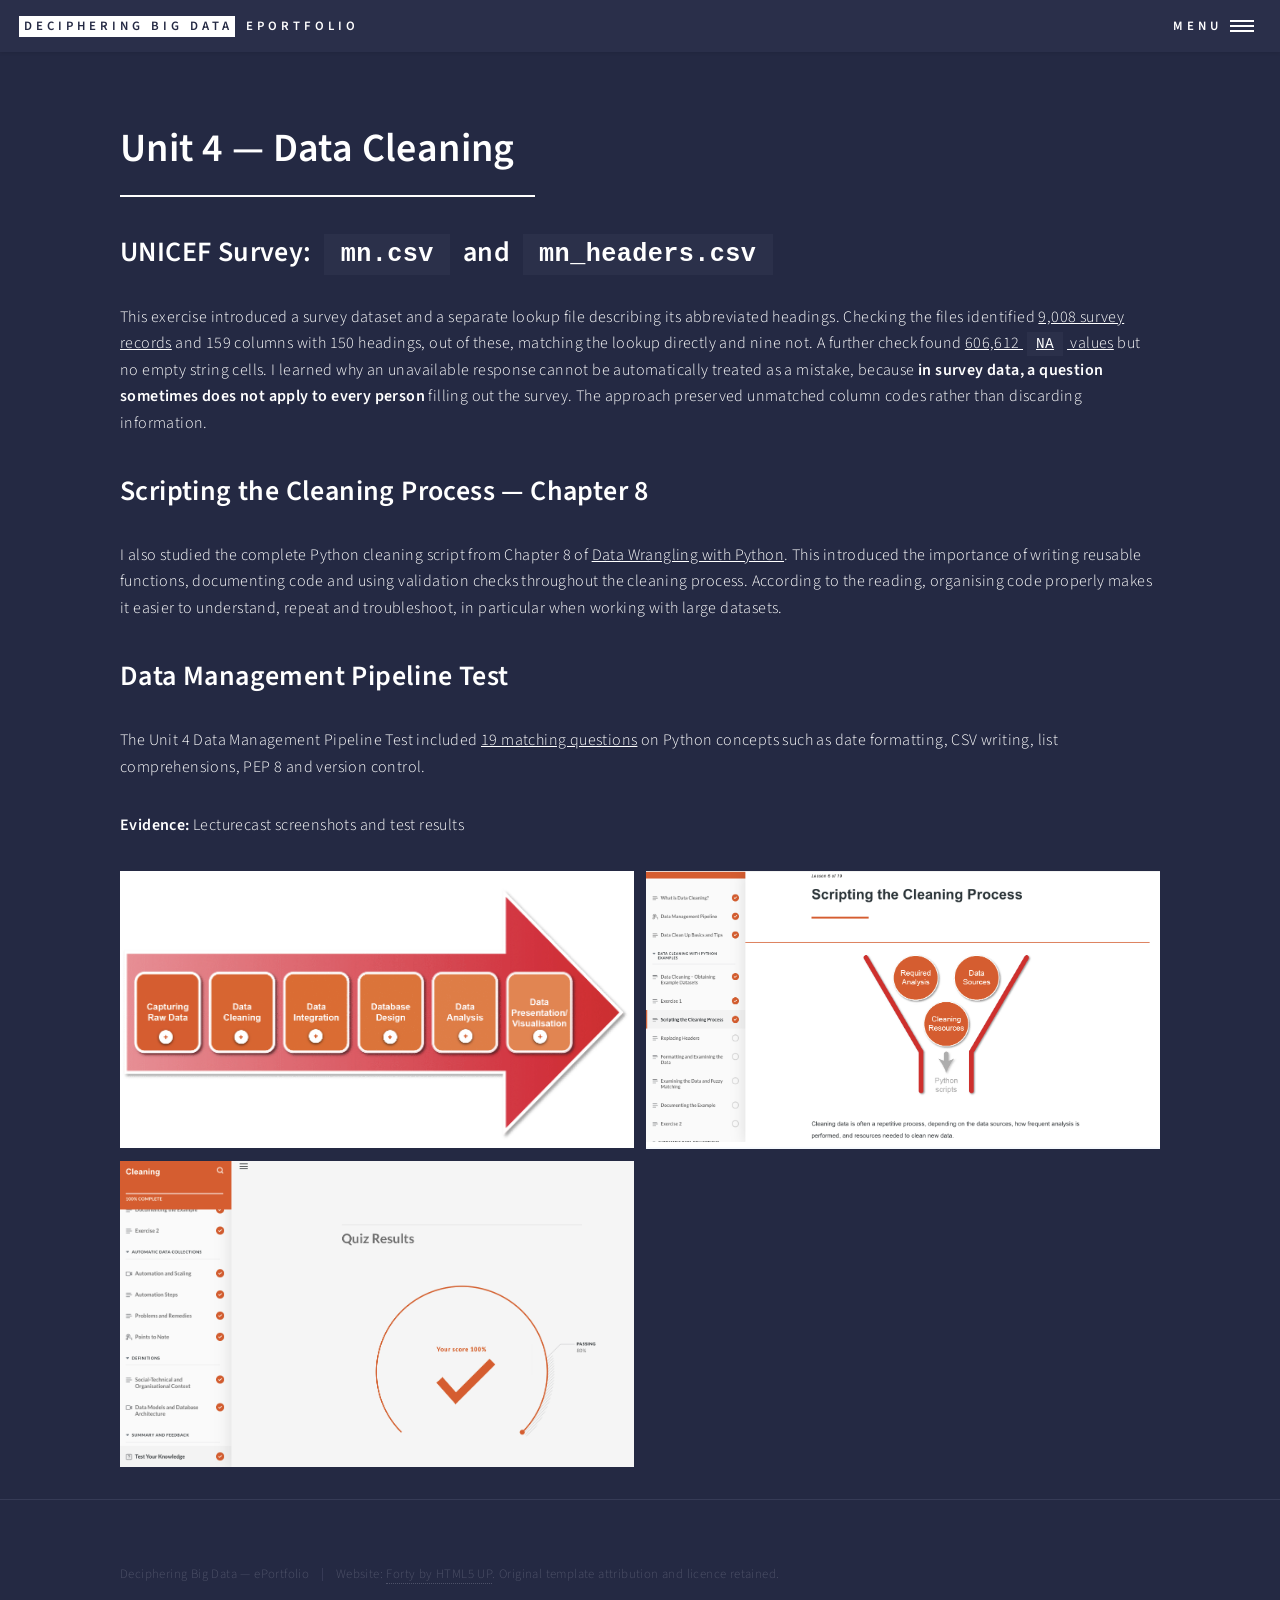
<file: unit4-cleaning.html>
<!DOCTYPE HTML>

<!--
	Forty by HTML5 UP
	html5up.net | @ajlkn
	Free for personal and commercial use under the CCA 3.0 license (html5up.net/license)
-->
<html>
<head>
<title>Unit 4 — Data Cleaning | Deciphering Big Data ePortfolio</title>
<meta charset="utf-8"/>
<meta content="width=device-width, initial-scale=1, user-scalable=no" name="viewport"/>
<link href="main.css" rel="stylesheet"/>
<noscript><link href="noscript.css" rel="stylesheet"/></noscript>
</head>
<body class="is-preload">
<!-- Wrapper -->
<div id="wrapper">
<!-- Header -->
<header id="header">
<a class="logo" href="index.html"><strong>Deciphering Big Data</strong> <span>ePortfolio</span></a>
<nav>
<a href="#menu">Menu</a>
</nav>
</header>
<!-- Menu -->
<nav id="menu"><ul class="links"><li><a href="index.html">Home</a></li><li><a href="generic.html">Assignments</a></li><li><a href="formative.html">Formative Activities</a></li><li><a href="unit4-cleaning.html">Unit 4 – Data Cleaning</a></li><li><a href="unit7-normalisation.html">Unit 7 – Normalisation</a></li><li><a href="unit10-api-security.html">Unit 10 – API Security</a></li><li><a href="landing.html">Learning Outcomes</a></li><li><a href="elements.html">Reflection &amp; Development</a></li></ul></nav>
<!-- Main -->
<div class="alt" id="main">
<!-- One -->
<section id="one">
<div class="inner"><header class="major"><h1>Unit 4 — Data Cleaning</h1></header>
<h2>UNICEF Survey: <code>mn.csv</code> and <code>mn_headers.csv</code></h2>
<p>This exercise introduced a survey dataset and a separate lookup file describing its abbreviated headings. Checking the files identified <u>9,008 survey records</u> and 159 columns with 150 headings, out of these, matching the lookup directly and nine not. A further check found <u>606,612 <code>NA</code> values</u> but no empty string cells. I learned why an unavailable response cannot be automatically treated as a mistake, because <strong>in survey data, a question sometimes does not apply to every person</strong> filling out the survey. The approach preserved unmatched column codes rather than discarding information.</p>
<h2>Scripting the Cleaning Process — Chapter 8</h2>
<p>I also studied the complete Python cleaning script from Chapter 8 of <u>Data Wrangling with Python</u>. This introduced the importance of writing reusable functions, documenting code and using validation checks throughout the cleaning process. According to the reading, organising code properly makes it easier to understand, repeat and troubleshoot, in particular when working with large datasets.</p>
<h2>Data Management Pipeline Test</h2>
<p>The Unit 4 Data Management Pipeline Test included <u>19 matching questions</u> on Python concepts such as date formatting, CSV writing, list comprehensions, PEP 8 and version control.</p>
<p><strong>Evidence:</strong> Lecturecast screenshots and test results</p>
<div class="row gtr-50 gtr-uniform">
<div class="col-6 col-12-small"><span class="image fit"><img alt="Lecturecast stages of the data management pipeline" src="lecturecast-data-pipeline.png"/></span></div>
<div class="col-6 col-12-small"><span class="image fit"><img alt="Lecturecast scripting the data cleaning process" src="lecturecast-cleaning-script.png"/></span></div>
<div class="col-6 col-12-small"><span class="image fit"><img alt="Lecturecast data cleaning quiz result showing 100 percent" src="lecturecast-quiz-100.png"/></span></div>
</div></div>
</section>
</div>
<!-- Contact -->

<!-- Footer -->
<footer id="footer">
<div class="inner">

<ul class="copyright"><li>Deciphering Big Data — ePortfolio</li><li>Website: <a href="https://html5up.net">Forty by HTML5 UP</a>. Original template attribution and licence retained.</li></ul>
</div>
</footer>
</div>
<!-- Scripts -->
<script src="jquery.min.js"></script>
<script src="jquery.scrolly.min.js"></script>
<script src="jquery.scrollex.min.js"></script>
<script src="browser.min.js"></script>
<script src="breakpoints.min.js"></script>
<script src="util.js"></script>
<script src="main.js"></script>
</body>
</html>
</file>
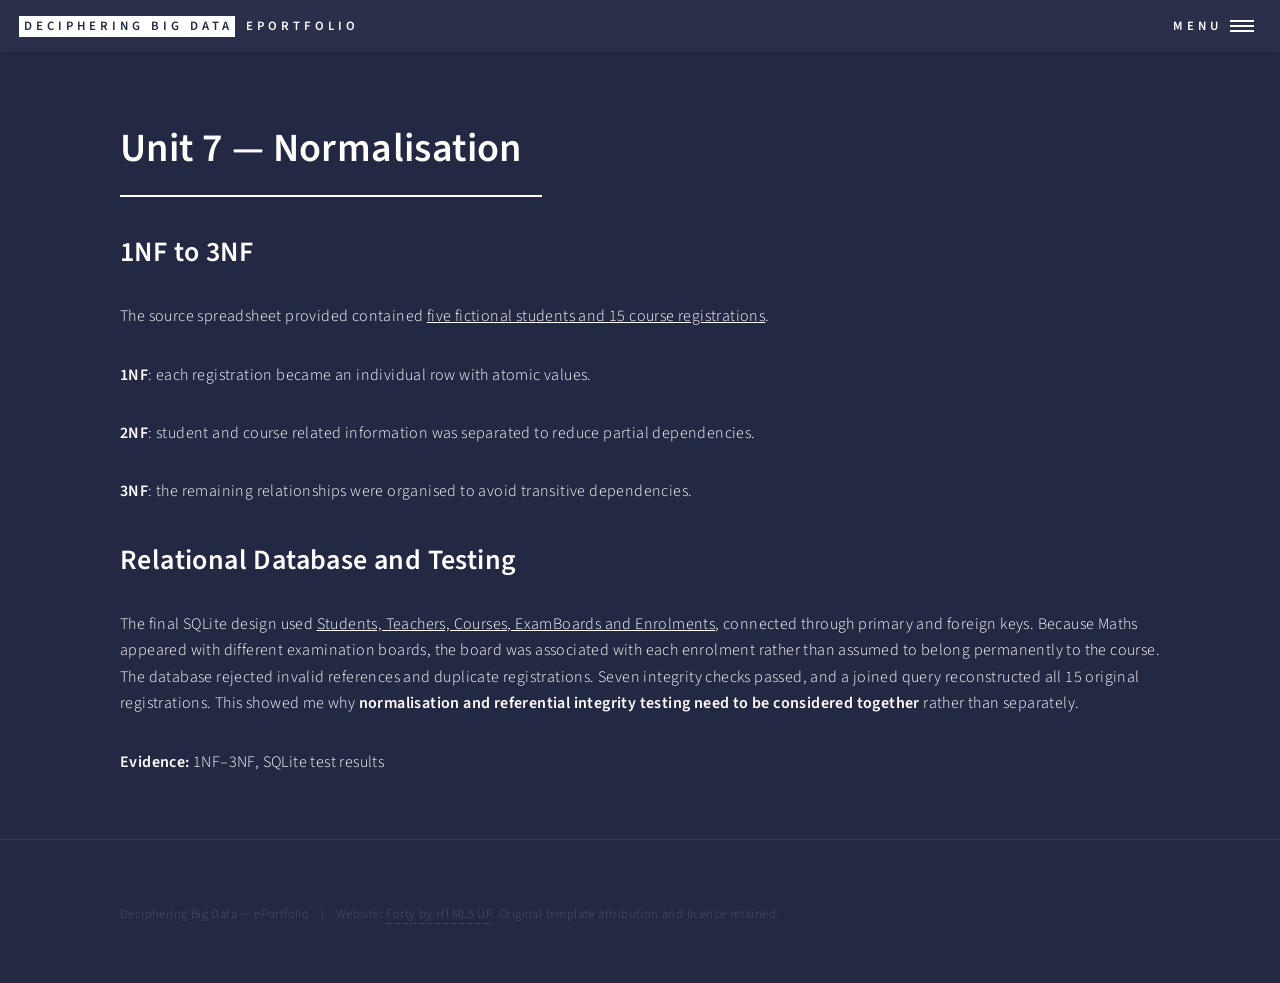
<file: unit7-normalisation.html>
<!DOCTYPE HTML>

<!--
	Forty by HTML5 UP
	html5up.net | @ajlkn
	Free for personal and commercial use under the CCA 3.0 license (html5up.net/license)
-->
<html>
<head>
<title>Unit 7 — Normalisation | Deciphering Big Data ePortfolio</title>
<meta charset="utf-8"/>
<meta content="width=device-width, initial-scale=1, user-scalable=no" name="viewport"/>
<link href="main.css" rel="stylesheet"/>
<noscript><link href="noscript.css" rel="stylesheet"/></noscript>
</head>
<body class="is-preload">
<!-- Wrapper -->
<div id="wrapper">
<!-- Header -->
<header id="header">
<a class="logo" href="index.html"><strong>Deciphering Big Data</strong> <span>ePortfolio</span></a>
<nav>
<a href="#menu">Menu</a>
</nav>
</header>
<!-- Menu -->
<nav id="menu"><ul class="links"><li><a href="index.html">Home</a></li><li><a href="generic.html">Assignments</a></li><li><a href="formative.html">Formative Activities</a></li><li><a href="unit4-cleaning.html">Unit 4 – Data Cleaning</a></li><li><a href="unit7-normalisation.html">Unit 7 – Normalisation</a></li><li><a href="unit10-api-security.html">Unit 10 – API Security</a></li><li><a href="landing.html">Learning Outcomes</a></li><li><a href="elements.html">Reflection &amp; Development</a></li></ul></nav>
<!-- Main -->
<div class="alt" id="main">
<!-- One -->
<section id="one">
<div class="inner"><header class="major"><h1>Unit 7 — Normalisation</h1></header>
<h2>1NF to 3NF</h2>
<p>The source spreadsheet provided contained <u>five fictional students and 15 course registrations</u>.</p>
<p><strong>1NF</strong>: each registration became an individual row with atomic values.</p>
<p><strong>2NF</strong>: student and course related information was separated to reduce partial dependencies.</p>
<p><strong>3NF</strong>: the remaining relationships were organised to avoid transitive dependencies.</p>
<h2>Relational Database and Testing</h2>
<p>The final SQLite design used <u>Students, Teachers, Courses, ExamBoards and Enrolments</u>, connected through primary and foreign keys. Because Maths appeared with different examination boards, the board was associated with each enrolment rather than assumed to belong permanently to the course. The database rejected invalid references and duplicate registrations. Seven integrity checks passed, and a joined query reconstructed all 15 original registrations. This showed me why <strong>normalisation and referential integrity testing need to be considered together</strong> rather than separately.</p>
<p><strong>Evidence:</strong> 1NF–3NF, SQLite test results</p></div>
</section>
</div>
<!-- Contact -->

<!-- Footer -->
<footer id="footer">
<div class="inner">

<ul class="copyright"><li>Deciphering Big Data — ePortfolio</li><li>Website: <a href="https://html5up.net">Forty by HTML5 UP</a>. Original template attribution and licence retained.</li></ul>
</div>
</footer>
</div>
<!-- Scripts -->
<script src="jquery.min.js"></script>
<script src="jquery.scrolly.min.js"></script>
<script src="jquery.scrollex.min.js"></script>
<script src="browser.min.js"></script>
<script src="breakpoints.min.js"></script>
<script src="util.js"></script>
<script src="main.js"></script>
</body>
</html>
</file>
<file: noscript.css>
/*
	Forty by HTML5 UP
	html5up.net | @ajlkn
	Free for personal and commercial use under the CCA 3.0 license (html5up.net/license)
*/

/* Banner */

	body.is-preload #banner:after {
		opacity: 0.85;
	}

	body.is-preload #banner > .inner {
		-moz-filter: none;
		-webkit-filter: none;
		-ms-filter: none;
		filter: none;
		-moz-transform: none;
		-webkit-transform: none;
		-ms-transform: none;
		transform: none;
		opacity: 1;
	}
</file>
<file: main.css>
@import url("https://cdnjs.cloudflare.com/ajax/libs/font-awesome/5.15.4/css/all.min.css");
@import url("https://fonts.googleapis.com/css?family=Source+Sans+Pro:300,300italic,600,600italic");

/*
	Forty by HTML5 UP
	html5up.net | @ajlkn
	Free for personal and commercial use under the CCA 3.0 license (html5up.net/license)
*/

html, body, div, span, applet, object,
iframe, h1, h2, h3, h4, h5, h6, p, blockquote,
pre, a, abbr, acronym, address, big, cite,
code, del, dfn, em, img, ins, kbd, q, s, samp,
small, strike, strong, sub, sup, tt, var, b,
u, i, center, dl, dt, dd, ol, ul, li, fieldset,
form, label, legend, table, caption, tbody,
tfoot, thead, tr, th, td, article, aside,
canvas, details, embed, figure, figcaption,
footer, header, hgroup, menu, nav, output, ruby,
section, summary, time, mark, audio, video {
	margin: 0;
	padding: 0;
	border: 0;
	font-size: 100%;
	font: inherit;
	vertical-align: baseline;}

article, aside, details, figcaption, figure,
footer, header, hgroup, menu, nav, section {
	display: block;}

body {
	line-height: 1;
}

ol, ul {
	list-style: none;
}

blockquote, q {
	quotes: none;
}

	blockquote:before, blockquote:after, q:before, q:after {
		content: '';
		content: none;
	}

table {
	border-collapse: collapse;
	border-spacing: 0;
}

body {
	-webkit-text-size-adjust: none;
}

mark {
	background-color: transparent;
	color: inherit;
}

input::-moz-focus-inner {
	border: 0;
	padding: 0;
}

input, select, textarea {
	-moz-appearance: none;
	-webkit-appearance: none;
	-ms-appearance: none;
	appearance: none;
}

/* Basic */

	@-ms-viewport {
		width: device-width;
	}

	body {
		-ms-overflow-style: scrollbar;
	}

	@media screen and (max-width: 480px) {

		html, body {
			min-width: 320px;
		}

	}

	html {
		box-sizing: border-box;
	}

	*, *:before, *:after {
		box-sizing: inherit;
	}

	body {
		background: #242943;
	}

		body.is-preload *, body.is-preload *:before, body.is-preload *:after {
			-moz-animation: none !important;
			-webkit-animation: none !important;
			-ms-animation: none !important;
			animation: none !important;
			-moz-transition: none !important;
			-webkit-transition: none !important;
			-ms-transition: none !important;
			transition: none !important;
		}

/* Type */

	body, input, select, textarea {
		color: #ffffff;
		font-family: "Source Sans Pro", Helvetica, sans-serif;
		font-size: 17pt;
		font-weight: 300;
		letter-spacing: 0.025em;
		line-height: 1.65;
	}

		@media screen and (max-width: 1680px) {

			body, input, select, textarea {
				font-size: 14pt;
			}

		}

		@media screen and (max-width: 1280px) {

			body, input, select, textarea {
				font-size: 12pt;
			}

		}

		@media screen and (max-width: 360px) {

			body, input, select, textarea {
				font-size: 11pt;
			}

		}

	a {
		-moz-transition: color 0.2s ease-in-out, border-bottom-color 0.2s ease-in-out;
		-webkit-transition: color 0.2s ease-in-out, border-bottom-color 0.2s ease-in-out;
		-ms-transition: color 0.2s ease-in-out, border-bottom-color 0.2s ease-in-out;
		transition: color 0.2s ease-in-out, border-bottom-color 0.2s ease-in-out;
		border-bottom: dotted 1px;
		color: inherit;
		text-decoration: none;
	}

		a:hover {
			border-bottom-color: transparent;
			color: #9bf1ff !important;
		}

		a:active {
			color: #53e3fb !important;
		}

	strong, b {
		color: #ffffff;
		font-weight: 600;
	}

	em, i {
		font-style: italic;
	}

	p {
		margin: 0 0 2em 0;
	}

	h1, h2, h3, h4, h5, h6 {
		color: #ffffff;
		font-weight: 600;
		line-height: 1.65;
		margin: 0 0 1em 0;
	}

		h1 a, h2 a, h3 a, h4 a, h5 a, h6 a {
			color: inherit;
			border-bottom: 0;
		}

	h1 {
		font-size: 2.5em;
	}

	h2 {
		font-size: 1.75em;
	}

	h3 {
		font-size: 1.35em;
	}

	h4 {
		font-size: 1.1em;
	}

	h5 {
		font-size: 0.9em;
	}

	h6 {
		font-size: 0.7em;
	}

	@media screen and (max-width: 736px) {

		h1 {
			font-size: 2em;
		}

		h2 {
			font-size: 1.5em;
		}

		h3 {
			font-size: 1.25em;
		}

	}

	sub {
		font-size: 0.8em;
		position: relative;
		top: 0.5em;
	}

	sup {
		font-size: 0.8em;
		position: relative;
		top: -0.5em;
	}

	blockquote {
		border-left: solid 4px rgba(212, 212, 255, 0.1);
		font-style: italic;
		margin: 0 0 2em 0;
		padding: 0.5em 0 0.5em 2em;
	}

	code {
		background: rgba(212, 212, 255, 0.035);
		font-family: "Courier New", monospace;
		font-size: 0.9em;
		margin: 0 0.25em;
		padding: 0.25em 0.65em;
	}

	pre {
		-webkit-overflow-scrolling: touch;
		font-family: "Courier New", monospace;
		font-size: 0.9em;
		margin: 0 0 2em 0;
	}

		pre code {
			display: block;
			line-height: 1.75;
			padding: 1em 1.5em;
			overflow-x: auto;
		}

	hr {
		border: 0;
		border-bottom: solid 1px rgba(212, 212, 255, 0.1);
		margin: 2em 0;
	}

		hr.major {
			margin: 3em 0;
		}

	.align-left {
		text-align: left;
	}

	.align-center {
		text-align: center;
	}

	.align-right {
		text-align: right;
	}

/* Row */

	.row {
		display: flex;
		flex-wrap: wrap;
		box-sizing: border-box;
		align-items: stretch;
	}

		.row > * {
			box-sizing: border-box;
		}

		.row.gtr-uniform > * > :last-child {
			margin-bottom: 0;
		}

		.row.aln-left {
			justify-content: flex-start;
		}

		.row.aln-center {
			justify-content: center;
		}

		.row.aln-right {
			justify-content: flex-end;
		}

		.row.aln-top {
			align-items: flex-start;
		}

		.row.aln-middle {
			align-items: center;
		}

		.row.aln-bottom {
			align-items: flex-end;
		}

		.row > .imp {
			order: -1;
		}

		.row > .col-1 {
			width: 8.33333%;
		}

		.row > .off-1 {
			margin-left: 8.33333%;
		}

		.row > .col-2 {
			width: 16.66667%;
		}

		.row > .off-2 {
			margin-left: 16.66667%;
		}

		.row > .col-3 {
			width: 25%;
		}

		.row > .off-3 {
			margin-left: 25%;
		}

		.row > .col-4 {
			width: 33.33333%;
		}

		.row > .off-4 {
			margin-left: 33.33333%;
		}

		.row > .col-5 {
			width: 41.66667%;
		}

		.row > .off-5 {
			margin-left: 41.66667%;
		}

		.row > .col-6 {
			width: 50%;
		}

		.row > .off-6 {
			margin-left: 50%;
		}

		.row > .col-7 {
			width: 58.33333%;
		}

		.row > .off-7 {
			margin-left: 58.33333%;
		}

		.row > .col-8 {
			width: 66.66667%;
		}

		.row > .off-8 {
			margin-left: 66.66667%;
		}

		.row > .col-9 {
			width: 75%;
		}

		.row > .off-9 {
			margin-left: 75%;
		}

		.row > .col-10 {
			width: 83.33333%;
		}

		.row > .off-10 {
			margin-left: 83.33333%;
		}

		.row > .col-11 {
			width: 91.66667%;
		}

		.row > .off-11 {
			margin-left: 91.66667%;
		}

		.row > .col-12 {
			width: 100%;
		}

		.row > .off-12 {
			margin-left: 100%;
		}

		.row.gtr-0 {
			margin-top: 0;
			margin-left: 0em;
		}

			.row.gtr-0 > * {
				padding: 0 0 0 0em;
			}

			.row.gtr-0.gtr-uniform {
				margin-top: 0em;
			}

				.row.gtr-0.gtr-uniform > * {
					padding-top: 0em;
				}

		.row.gtr-25 {
			margin-top: 0;
			margin-left: -0.5em;
		}

			.row.gtr-25 > * {
				padding: 0 0 0 0.5em;
			}

			.row.gtr-25.gtr-uniform {
				margin-top: -0.5em;
			}

				.row.gtr-25.gtr-uniform > * {
					padding-top: 0.5em;
				}

		.row.gtr-50 {
			margin-top: 0;
			margin-left: -1em;
		}

			.row.gtr-50 > * {
				padding: 0 0 0 1em;
			}

			.row.gtr-50.gtr-uniform {
				margin-top: -1em;
			}

				.row.gtr-50.gtr-uniform > * {
					padding-top: 1em;
				}

		.row {
			margin-top: 0;
			margin-left: -2em;
		}

			.row > * {
				padding: 0 0 0 2em;
			}

			.row.gtr-uniform {
				margin-top: -2em;
			}

				.row.gtr-uniform > * {
					padding-top: 2em;
				}

		.row.gtr-150 {
			margin-top: 0;
			margin-left: -3em;
		}

			.row.gtr-150 > * {
				padding: 0 0 0 3em;
			}

			.row.gtr-150.gtr-uniform {
				margin-top: -3em;
			}

				.row.gtr-150.gtr-uniform > * {
					padding-top: 3em;
				}

		.row.gtr-200 {
			margin-top: 0;
			margin-left: -4em;
		}

			.row.gtr-200 > * {
				padding: 0 0 0 4em;
			}

			.row.gtr-200.gtr-uniform {
				margin-top: -4em;
			}

				.row.gtr-200.gtr-uniform > * {
					padding-top: 4em;
				}

		@media screen and (max-width: 1680px) {

			.row {
				display: flex;
				flex-wrap: wrap;
				box-sizing: border-box;
				align-items: stretch;
			}

				.row > * {
					box-sizing: border-box;
				}

				.row.gtr-uniform > * > :last-child {
					margin-bottom: 0;
				}

				.row.aln-left {
					justify-content: flex-start;
				}

				.row.aln-center {
					justify-content: center;
				}

				.row.aln-right {
					justify-content: flex-end;
				}

				.row.aln-top {
					align-items: flex-start;
				}

				.row.aln-middle {
					align-items: center;
				}

				.row.aln-bottom {
					align-items: flex-end;
				}

				.row > .imp-xlarge {
					order: -1;
				}

				.row > .col-1-xlarge {
					width: 8.33333%;
				}

				.row > .off-1-xlarge {
					margin-left: 8.33333%;
				}

				.row > .col-2-xlarge {
					width: 16.66667%;
				}

				.row > .off-2-xlarge {
					margin-left: 16.66667%;
				}

				.row > .col-3-xlarge {
					width: 25%;
				}

				.row > .off-3-xlarge {
					margin-left: 25%;
				}

				.row > .col-4-xlarge {
					width: 33.33333%;
				}

				.row > .off-4-xlarge {
					margin-left: 33.33333%;
				}

				.row > .col-5-xlarge {
					width: 41.66667%;
				}

				.row > .off-5-xlarge {
					margin-left: 41.66667%;
				}

				.row > .col-6-xlarge {
					width: 50%;
				}

				.row > .off-6-xlarge {
					margin-left: 50%;
				}

				.row > .col-7-xlarge {
					width: 58.33333%;
				}

				.row > .off-7-xlarge {
					margin-left: 58.33333%;
				}

				.row > .col-8-xlarge {
					width: 66.66667%;
				}

				.row > .off-8-xlarge {
					margin-left: 66.66667%;
				}

				.row > .col-9-xlarge {
					width: 75%;
				}

				.row > .off-9-xlarge {
					margin-left: 75%;
				}

				.row > .col-10-xlarge {
					width: 83.33333%;
				}

				.row > .off-10-xlarge {
					margin-left: 83.33333%;
				}

				.row > .col-11-xlarge {
					width: 91.66667%;
				}

				.row > .off-11-xlarge {
					margin-left: 91.66667%;
				}

				.row > .col-12-xlarge {
					width: 100%;
				}

				.row > .off-12-xlarge {
					margin-left: 100%;
				}

				.row.gtr-0 {
					margin-top: 0;
					margin-left: 0em;
				}

					.row.gtr-0 > * {
						padding: 0 0 0 0em;
					}

					.row.gtr-0.gtr-uniform {
						margin-top: 0em;
					}

						.row.gtr-0.gtr-uniform > * {
							padding-top: 0em;
						}

				.row.gtr-25 {
					margin-top: 0;
					margin-left: -0.5em;
				}

					.row.gtr-25 > * {
						padding: 0 0 0 0.5em;
					}

					.row.gtr-25.gtr-uniform {
						margin-top: -0.5em;
					}

						.row.gtr-25.gtr-uniform > * {
							padding-top: 0.5em;
						}

				.row.gtr-50 {
					margin-top: 0;
					margin-left: -1em;
				}

					.row.gtr-50 > * {
						padding: 0 0 0 1em;
					}

					.row.gtr-50.gtr-uniform {
						margin-top: -1em;
					}

						.row.gtr-50.gtr-uniform > * {
							padding-top: 1em;
						}

				.row {
					margin-top: 0;
					margin-left: -2em;
				}

					.row > * {
						padding: 0 0 0 2em;
					}

					.row.gtr-uniform {
						margin-top: -2em;
					}

						.row.gtr-uniform > * {
							padding-top: 2em;
						}

				.row.gtr-150 {
					margin-top: 0;
					margin-left: -3em;
				}

					.row.gtr-150 > * {
						padding: 0 0 0 3em;
					}

					.row.gtr-150.gtr-uniform {
						margin-top: -3em;
					}

						.row.gtr-150.gtr-uniform > * {
							padding-top: 3em;
						}

				.row.gtr-200 {
					margin-top: 0;
					margin-left: -4em;
				}

					.row.gtr-200 > * {
						padding: 0 0 0 4em;
					}

					.row.gtr-200.gtr-uniform {
						margin-top: -4em;
					}

						.row.gtr-200.gtr-uniform > * {
							padding-top: 4em;
						}

		}

		@media screen and (max-width: 1280px) {

			.row {
				display: flex;
				flex-wrap: wrap;
				box-sizing: border-box;
				align-items: stretch;
			}

				.row > * {
					box-sizing: border-box;
				}

				.row.gtr-uniform > * > :last-child {
					margin-bottom: 0;
				}

				.row.aln-left {
					justify-content: flex-start;
				}

				.row.aln-center {
					justify-content: center;
				}

				.row.aln-right {
					justify-content: flex-end;
				}

				.row.aln-top {
					align-items: flex-start;
				}

				.row.aln-middle {
					align-items: center;
				}

				.row.aln-bottom {
					align-items: flex-end;
				}

				.row > .imp-large {
					order: -1;
				}

				.row > .col-1-large {
					width: 8.33333%;
				}

				.row > .off-1-large {
					margin-left: 8.33333%;
				}

				.row > .col-2-large {
					width: 16.66667%;
				}

				.row > .off-2-large {
					margin-left: 16.66667%;
				}

				.row > .col-3-large {
					width: 25%;
				}

				.row > .off-3-large {
					margin-left: 25%;
				}

				.row > .col-4-large {
					width: 33.33333%;
				}

				.row > .off-4-large {
					margin-left: 33.33333%;
				}

				.row > .col-5-large {
					width: 41.66667%;
				}

				.row > .off-5-large {
					margin-left: 41.66667%;
				}

				.row > .col-6-large {
					width: 50%;
				}

				.row > .off-6-large {
					margin-left: 50%;
				}

				.row > .col-7-large {
					width: 58.33333%;
				}

				.row > .off-7-large {
					margin-left: 58.33333%;
				}

				.row > .col-8-large {
					width: 66.66667%;
				}

				.row > .off-8-large {
					margin-left: 66.66667%;
				}

				.row > .col-9-large {
					width: 75%;
				}

				.row > .off-9-large {
					margin-left: 75%;
				}

				.row > .col-10-large {
					width: 83.33333%;
				}

				.row > .off-10-large {
					margin-left: 83.33333%;
				}

				.row > .col-11-large {
					width: 91.66667%;
				}

				.row > .off-11-large {
					margin-left: 91.66667%;
				}

				.row > .col-12-large {
					width: 100%;
				}

				.row > .off-12-large {
					margin-left: 100%;
				}

				.row.gtr-0 {
					margin-top: 0;
					margin-left: 0em;
				}

					.row.gtr-0 > * {
						padding: 0 0 0 0em;
					}

					.row.gtr-0.gtr-uniform {
						margin-top: 0em;
					}

						.row.gtr-0.gtr-uniform > * {
							padding-top: 0em;
						}

				.row.gtr-25 {
					margin-top: 0;
					margin-left: -0.375em;
				}

					.row.gtr-25 > * {
						padding: 0 0 0 0.375em;
					}

					.row.gtr-25.gtr-uniform {
						margin-top: -0.375em;
					}

						.row.gtr-25.gtr-uniform > * {
							padding-top: 0.375em;
						}

				.row.gtr-50 {
					margin-top: 0;
					margin-left: -0.75em;
				}

					.row.gtr-50 > * {
						padding: 0 0 0 0.75em;
					}

					.row.gtr-50.gtr-uniform {
						margin-top: -0.75em;
					}

						.row.gtr-50.gtr-uniform > * {
							padding-top: 0.75em;
						}

				.row {
					margin-top: 0;
					margin-left: -1.5em;
				}

					.row > * {
						padding: 0 0 0 1.5em;
					}

					.row.gtr-uniform {
						margin-top: -1.5em;
					}

						.row.gtr-uniform > * {
							padding-top: 1.5em;
						}

				.row.gtr-150 {
					margin-top: 0;
					margin-left: -2.25em;
				}

					.row.gtr-150 > * {
						padding: 0 0 0 2.25em;
					}

					.row.gtr-150.gtr-uniform {
						margin-top: -2.25em;
					}

						.row.gtr-150.gtr-uniform > * {
							padding-top: 2.25em;
						}

				.row.gtr-200 {
					margin-top: 0;
					margin-left: -3em;
				}

					.row.gtr-200 > * {
						padding: 0 0 0 3em;
					}

					.row.gtr-200.gtr-uniform {
						margin-top: -3em;
					}

						.row.gtr-200.gtr-uniform > * {
							padding-top: 3em;
						}

		}

		@media screen and (max-width: 980px) {

			.row {
				display: flex;
				flex-wrap: wrap;
				box-sizing: border-box;
				align-items: stretch;
			}

				.row > * {
					box-sizing: border-box;
				}

				.row.gtr-uniform > * > :last-child {
					margin-bottom: 0;
				}

				.row.aln-left {
					justify-content: flex-start;
				}

				.row.aln-center {
					justify-content: center;
				}

				.row.aln-right {
					justify-content: flex-end;
				}

				.row.aln-top {
					align-items: flex-start;
				}

				.row.aln-middle {
					align-items: center;
				}

				.row.aln-bottom {
					align-items: flex-end;
				}

				.row > .imp-medium {
					order: -1;
				}

				.row > .col-1-medium {
					width: 8.33333%;
				}

				.row > .off-1-medium {
					margin-left: 8.33333%;
				}

				.row > .col-2-medium {
					width: 16.66667%;
				}

				.row > .off-2-medium {
					margin-left: 16.66667%;
				}

				.row > .col-3-medium {
					width: 25%;
				}

				.row > .off-3-medium {
					margin-left: 25%;
				}

				.row > .col-4-medium {
					width: 33.33333%;
				}

				.row > .off-4-medium {
					margin-left: 33.33333%;
				}

				.row > .col-5-medium {
					width: 41.66667%;
				}

				.row > .off-5-medium {
					margin-left: 41.66667%;
				}

				.row > .col-6-medium {
					width: 50%;
				}

				.row > .off-6-medium {
					margin-left: 50%;
				}

				.row > .col-7-medium {
					width: 58.33333%;
				}

				.row > .off-7-medium {
					margin-left: 58.33333%;
				}

				.row > .col-8-medium {
					width: 66.66667%;
				}

				.row > .off-8-medium {
					margin-left: 66.66667%;
				}

				.row > .col-9-medium {
					width: 75%;
				}

				.row > .off-9-medium {
					margin-left: 75%;
				}

				.row > .col-10-medium {
					width: 83.33333%;
				}

				.row > .off-10-medium {
					margin-left: 83.33333%;
				}

				.row > .col-11-medium {
					width: 91.66667%;
				}

				.row > .off-11-medium {
					margin-left: 91.66667%;
				}

				.row > .col-12-medium {
					width: 100%;
				}

				.row > .off-12-medium {
					margin-left: 100%;
				}

				.row.gtr-0 {
					margin-top: 0;
					margin-left: 0em;
				}

					.row.gtr-0 > * {
						padding: 0 0 0 0em;
					}

					.row.gtr-0.gtr-uniform {
						margin-top: 0em;
					}

						.row.gtr-0.gtr-uniform > * {
							padding-top: 0em;
						}

				.row.gtr-25 {
					margin-top: 0;
					margin-left: -0.375em;
				}

					.row.gtr-25 > * {
						padding: 0 0 0 0.375em;
					}

					.row.gtr-25.gtr-uniform {
						margin-top: -0.375em;
					}

						.row.gtr-25.gtr-uniform > * {
							padding-top: 0.375em;
						}

				.row.gtr-50 {
					margin-top: 0;
					margin-left: -0.75em;
				}

					.row.gtr-50 > * {
						padding: 0 0 0 0.75em;
					}

					.row.gtr-50.gtr-uniform {
						margin-top: -0.75em;
					}

						.row.gtr-50.gtr-uniform > * {
							padding-top: 0.75em;
						}

				.row {
					margin-top: 0;
					margin-left: -1.5em;
				}

					.row > * {
						padding: 0 0 0 1.5em;
					}

					.row.gtr-uniform {
						margin-top: -1.5em;
					}

						.row.gtr-uniform > * {
							padding-top: 1.5em;
						}

				.row.gtr-150 {
					margin-top: 0;
					margin-left: -2.25em;
				}

					.row.gtr-150 > * {
						padding: 0 0 0 2.25em;
					}

					.row.gtr-150.gtr-uniform {
						margin-top: -2.25em;
					}

						.row.gtr-150.gtr-uniform > * {
							padding-top: 2.25em;
						}

				.row.gtr-200 {
					margin-top: 0;
					margin-left: -3em;
				}

					.row.gtr-200 > * {
						padding: 0 0 0 3em;
					}

					.row.gtr-200.gtr-uniform {
						margin-top: -3em;
					}

						.row.gtr-200.gtr-uniform > * {
							padding-top: 3em;
						}

		}

		@media screen and (max-width: 736px) {

			.row {
				display: flex;
				flex-wrap: wrap;
				box-sizing: border-box;
				align-items: stretch;
			}

				.row > * {
					box-sizing: border-box;
				}

				.row.gtr-uniform > * > :last-child {
					margin-bottom: 0;
				}

				.row.aln-left {
					justify-content: flex-start;
				}

				.row.aln-center {
					justify-content: center;
				}

				.row.aln-right {
					justify-content: flex-end;
				}

				.row.aln-top {
					align-items: flex-start;
				}

				.row.aln-middle {
					align-items: center;
				}

				.row.aln-bottom {
					align-items: flex-end;
				}

				.row > .imp-small {
					order: -1;
				}

				.row > .col-1-small {
					width: 8.33333%;
				}

				.row > .off-1-small {
					margin-left: 8.33333%;
				}

				.row > .col-2-small {
					width: 16.66667%;
				}

				.row > .off-2-small {
					margin-left: 16.66667%;
				}

				.row > .col-3-small {
					width: 25%;
				}

				.row > .off-3-small {
					margin-left: 25%;
				}

				.row > .col-4-small {
					width: 33.33333%;
				}

				.row > .off-4-small {
					margin-left: 33.33333%;
				}

				.row > .col-5-small {
					width: 41.66667%;
				}

				.row > .off-5-small {
					margin-left: 41.66667%;
				}

				.row > .col-6-small {
					width: 50%;
				}

				.row > .off-6-small {
					margin-left: 50%;
				}

				.row > .col-7-small {
					width: 58.33333%;
				}

				.row > .off-7-small {
					margin-left: 58.33333%;
				}

				.row > .col-8-small {
					width: 66.66667%;
				}

				.row > .off-8-small {
					margin-left: 66.66667%;
				}

				.row > .col-9-small {
					width: 75%;
				}

				.row > .off-9-small {
					margin-left: 75%;
				}

				.row > .col-10-small {
					width: 83.33333%;
				}

				.row > .off-10-small {
					margin-left: 83.33333%;
				}

				.row > .col-11-small {
					width: 91.66667%;
				}

				.row > .off-11-small {
					margin-left: 91.66667%;
				}

				.row > .col-12-small {
					width: 100%;
				}

				.row > .off-12-small {
					margin-left: 100%;
				}

				.row.gtr-0 {
					margin-top: 0;
					margin-left: 0em;
				}

					.row.gtr-0 > * {
						padding: 0 0 0 0em;
					}

					.row.gtr-0.gtr-uniform {
						margin-top: 0em;
					}

						.row.gtr-0.gtr-uniform > * {
							padding-top: 0em;
						}

				.row.gtr-25 {
					margin-top: 0;
					margin-left: -0.3125em;
				}

					.row.gtr-25 > * {
						padding: 0 0 0 0.3125em;
					}

					.row.gtr-25.gtr-uniform {
						margin-top: -0.3125em;
					}

						.row.gtr-25.gtr-uniform > * {
							padding-top: 0.3125em;
						}

				.row.gtr-50 {
					margin-top: 0;
					margin-left: -0.625em;
				}

					.row.gtr-50 > * {
						padding: 0 0 0 0.625em;
					}

					.row.gtr-50.gtr-uniform {
						margin-top: -0.625em;
					}

						.row.gtr-50.gtr-uniform > * {
							padding-top: 0.625em;
						}

				.row {
					margin-top: 0;
					margin-left: -1.25em;
				}

					.row > * {
						padding: 0 0 0 1.25em;
					}

					.row.gtr-uniform {
						margin-top: -1.25em;
					}

						.row.gtr-uniform > * {
							padding-top: 1.25em;
						}

				.row.gtr-150 {
					margin-top: 0;
					margin-left: -1.875em;
				}

					.row.gtr-150 > * {
						padding: 0 0 0 1.875em;
					}

					.row.gtr-150.gtr-uniform {
						margin-top: -1.875em;
					}

						.row.gtr-150.gtr-uniform > * {
							padding-top: 1.875em;
						}

				.row.gtr-200 {
					margin-top: 0;
					margin-left: -2.5em;
				}

					.row.gtr-200 > * {
						padding: 0 0 0 2.5em;
					}

					.row.gtr-200.gtr-uniform {
						margin-top: -2.5em;
					}

						.row.gtr-200.gtr-uniform > * {
							padding-top: 2.5em;
						}

		}

		@media screen and (max-width: 480px) {

			.row {
				display: flex;
				flex-wrap: wrap;
				box-sizing: border-box;
				align-items: stretch;
			}

				.row > * {
					box-sizing: border-box;
				}

				.row.gtr-uniform > * > :last-child {
					margin-bottom: 0;
				}

				.row.aln-left {
					justify-content: flex-start;
				}

				.row.aln-center {
					justify-content: center;
				}

				.row.aln-right {
					justify-content: flex-end;
				}

				.row.aln-top {
					align-items: flex-start;
				}

				.row.aln-middle {
					align-items: center;
				}

				.row.aln-bottom {
					align-items: flex-end;
				}

				.row > .imp-xsmall {
					order: -1;
				}

				.row > .col-1-xsmall {
					width: 8.33333%;
				}

				.row > .off-1-xsmall {
					margin-left: 8.33333%;
				}

				.row > .col-2-xsmall {
					width: 16.66667%;
				}

				.row > .off-2-xsmall {
					margin-left: 16.66667%;
				}

				.row > .col-3-xsmall {
					width: 25%;
				}

				.row > .off-3-xsmall {
					margin-left: 25%;
				}

				.row > .col-4-xsmall {
					width: 33.33333%;
				}

				.row > .off-4-xsmall {
					margin-left: 33.33333%;
				}

				.row > .col-5-xsmall {
					width: 41.66667%;
				}

				.row > .off-5-xsmall {
					margin-left: 41.66667%;
				}

				.row > .col-6-xsmall {
					width: 50%;
				}

				.row > .off-6-xsmall {
					margin-left: 50%;
				}

				.row > .col-7-xsmall {
					width: 58.33333%;
				}

				.row > .off-7-xsmall {
					margin-left: 58.33333%;
				}

				.row > .col-8-xsmall {
					width: 66.66667%;
				}

				.row > .off-8-xsmall {
					margin-left: 66.66667%;
				}

				.row > .col-9-xsmall {
					width: 75%;
				}

				.row > .off-9-xsmall {
					margin-left: 75%;
				}

				.row > .col-10-xsmall {
					width: 83.33333%;
				}

				.row > .off-10-xsmall {
					margin-left: 83.33333%;
				}

				.row > .col-11-xsmall {
					width: 91.66667%;
				}

				.row > .off-11-xsmall {
					margin-left: 91.66667%;
				}

				.row > .col-12-xsmall {
					width: 100%;
				}

				.row > .off-12-xsmall {
					margin-left: 100%;
				}

				.row.gtr-0 {
					margin-top: 0;
					margin-left: 0em;
				}

					.row.gtr-0 > * {
						padding: 0 0 0 0em;
					}

					.row.gtr-0.gtr-uniform {
						margin-top: 0em;
					}

						.row.gtr-0.gtr-uniform > * {
							padding-top: 0em;
						}

				.row.gtr-25 {
					margin-top: 0;
					margin-left: -0.3125em;
				}

					.row.gtr-25 > * {
						padding: 0 0 0 0.3125em;
					}

					.row.gtr-25.gtr-uniform {
						margin-top: -0.3125em;
					}

						.row.gtr-25.gtr-uniform > * {
							padding-top: 0.3125em;
						}

				.row.gtr-50 {
					margin-top: 0;
					margin-left: -0.625em;
				}

					.row.gtr-50 > * {
						padding: 0 0 0 0.625em;
					}

					.row.gtr-50.gtr-uniform {
						margin-top: -0.625em;
					}

						.row.gtr-50.gtr-uniform > * {
							padding-top: 0.625em;
						}

				.row {
					margin-top: 0;
					margin-left: -1.25em;
				}

					.row > * {
						padding: 0 0 0 1.25em;
					}

					.row.gtr-uniform {
						margin-top: -1.25em;
					}

						.row.gtr-uniform > * {
							padding-top: 1.25em;
						}

				.row.gtr-150 {
					margin-top: 0;
					margin-left: -1.875em;
				}

					.row.gtr-150 > * {
						padding: 0 0 0 1.875em;
					}

					.row.gtr-150.gtr-uniform {
						margin-top: -1.875em;
					}

						.row.gtr-150.gtr-uniform > * {
							padding-top: 1.875em;
						}

				.row.gtr-200 {
					margin-top: 0;
					margin-left: -2.5em;
				}

					.row.gtr-200 > * {
						padding: 0 0 0 2.5em;
					}

					.row.gtr-200.gtr-uniform {
						margin-top: -2.5em;
					}

						.row.gtr-200.gtr-uniform > * {
							padding-top: 2.5em;
						}

		}

/* Section/Article */

	section.special, article.special {
		text-align: center;
	}

	header.major {
		width: -moz-max-content;
		width: -webkit-max-content;
		width: -ms-max-content;
		width: max-content;
		margin-bottom: 2em;
	}

		header.major > :first-child {
			margin-bottom: 0;
			width: calc(100% + 0.5em);
		}

			header.major > :first-child:after {
				content: '';
				background-color: #ffffff;
				display: block;
				height: 2px;
				margin: 0.325em 0 0.5em 0;
				width: 100%;
			}

		header.major > p {
			font-size: 0.7em;
			font-weight: 600;
			letter-spacing: 0.25em;
			margin-bottom: 0;
			text-transform: uppercase;
		}

		body.is-ie header.major > :first-child:after {
			max-width: 9em;
		}

		body.is-ie header.major > h1:after {
			max-width: 100% !important;
		}

	@media screen and (max-width: 736px) {

		header.major > p br {
			display: none;
		}

	}

/* Form */

	form {
		margin: 0 0 2em 0;
	}

		form > :last-child {
			margin-bottom: 0;
		}

		form > .fields {
			display: -moz-flex;
			display: -webkit-flex;
			display: -ms-flex;
			display: flex;
			-moz-flex-wrap: wrap;
			-webkit-flex-wrap: wrap;
			-ms-flex-wrap: wrap;
			flex-wrap: wrap;
			width: calc(100% + 3em);
			margin: -1.5em 0 2em -1.5em;
		}

			form > .fields > .field {
				-moz-flex-grow: 0;
				-webkit-flex-grow: 0;
				-ms-flex-grow: 0;
				flex-grow: 0;
				-moz-flex-shrink: 0;
				-webkit-flex-shrink: 0;
				-ms-flex-shrink: 0;
				flex-shrink: 0;
				padding: 1.5em 0 0 1.5em;
				width: calc(100% - 1.5em);
			}

				form > .fields > .field.half {
					width: calc(50% - 0.75em);
				}

				form > .fields > .field.third {
					width: calc(100%/3 - 0.5em);
				}

				form > .fields > .field.quarter {
					width: calc(25% - 0.375em);
				}

		@media screen and (max-width: 480px) {

			form > .fields {
				width: calc(100% + 3em);
				margin: -1.5em 0 2em -1.5em;
			}

				form > .fields > .field {
					padding: 1.5em 0 0 1.5em;
					width: calc(100% - 1.5em);
				}

					form > .fields > .field.half {
						width: calc(100% - 1.5em);
					}

					form > .fields > .field.third {
						width: calc(100% - 1.5em);
					}

					form > .fields > .field.quarter {
						width: calc(100% - 1.5em);
					}

		}

	label {
		color: #ffffff;
		display: block;
		font-size: 0.8em;
		font-weight: 600;
		letter-spacing: 0.25em;
		margin: 0 0 1em 0;
		text-transform: uppercase;
	}

	input[type="text"],
	input[type="password"],
	input[type="email"],
	input[type="tel"],
	input[type="search"],
	input[type="url"],
	select,
	textarea {
		-moz-appearance: none;
		-webkit-appearance: none;
		-ms-appearance: none;
		appearance: none;
		background: rgba(212, 212, 255, 0.035);
		border: none;
		border-radius: 0;
		color: inherit;
		display: block;
		outline: 0;
		padding: 0 1em;
		text-decoration: none;
		width: 100%;
	}

		input[type="text"]:invalid,
		input[type="password"]:invalid,
		input[type="email"]:invalid,
		input[type="tel"]:invalid,
		input[type="search"]:invalid,
		input[type="url"]:invalid,
		select:invalid,
		textarea:invalid {
			box-shadow: none;
		}

		input[type="text"]:focus,
		input[type="password"]:focus,
		input[type="email"]:focus,
		input[type="tel"]:focus,
		input[type="search"]:focus,
		input[type="url"]:focus,
		select:focus,
		textarea:focus {
			border-color: #9bf1ff;
			box-shadow: 0 0 0 2px #9bf1ff;
		}

	select {
		background-image: url("data:image/svg+xml;charset=utf8,%3Csvg xmlns='http://www.w3.org/2000/svg' width='40' height='40' preserveAspectRatio='none' viewBox='0 0 40 40'%3E%3Cpath d='M9.4,12.3l10.4,10.4l10.4-10.4c0.2-0.2,0.5-0.4,0.9-0.4c0.3,0,0.6,0.1,0.9,0.4l3.3,3.3c0.2,0.2,0.4,0.5,0.4,0.9 c0,0.4-0.1,0.6-0.4,0.9L20.7,31.9c-0.2,0.2-0.5,0.4-0.9,0.4c-0.3,0-0.6-0.1-0.9-0.4L4.3,17.3c-0.2-0.2-0.4-0.5-0.4-0.9 c0-0.4,0.1-0.6,0.4-0.9l3.3-3.3c0.2-0.2,0.5-0.4,0.9-0.4S9.1,12.1,9.4,12.3z' fill='rgba(212, 212, 255, 0.1)' /%3E%3C/svg%3E");
		background-size: 1.25rem;
		background-repeat: no-repeat;
		background-position: calc(100% - 1rem) center;
		height: 2.75em;
		padding-right: 2.75em;
		text-overflow: ellipsis;
	}

		select option {
			color: #ffffff;
			background: #242943;
		}

		select:focus::-ms-value {
			background-color: transparent;
		}

		select::-ms-expand {
			display: none;
		}

	input[type="text"],
	input[type="password"],
	input[type="email"],
	input[type="tel"],
	input[type="search"],
	input[type="url"],
	select {
		height: 2.75em;
	}

	textarea {
		padding: 0.75em 1em;
	}

	input[type="checkbox"],
	input[type="radio"] {
		-moz-appearance: none;
		-webkit-appearance: none;
		-ms-appearance: none;
		appearance: none;
		display: block;
		float: left;
		margin-right: -2em;
		opacity: 0;
		width: 1em;
		z-index: -1;
	}

		input[type="checkbox"] + label,
		input[type="radio"] + label {
			text-decoration: none;
			color: #ffffff;
			cursor: pointer;
			display: inline-block;
			font-weight: 300;
			padding-left: 2.65em;
			padding-right: 0.75em;
			position: relative;
		}

			input[type="checkbox"] + label:before,
			input[type="radio"] + label:before {
				-moz-osx-font-smoothing: grayscale;
				-webkit-font-smoothing: antialiased;
				display: inline-block;
				font-style: normal;
				font-variant: normal;
				text-rendering: auto;
				line-height: 1;
				text-transform: none !important;
				font-family: 'Font Awesome 5 Free';
				font-weight: 900;
			}

			input[type="checkbox"] + label:before,
			input[type="radio"] + label:before {
				background: rgba(212, 212, 255, 0.035);
				content: '';
				display: inline-block;
				font-size: 0.8em;
				height: 2.0625em;
				left: 0;
				letter-spacing: 0;
				line-height: 2.0625em;
				position: absolute;
				text-align: center;
				top: 0;
				width: 2.0625em;
			}

		input[type="checkbox"]:checked + label:before,
		input[type="radio"]:checked + label:before {
			background: #ffffff;
			border-color: #9bf1ff;
			content: '\f00c';
			color: #242943;
		}

		input[type="checkbox"]:focus + label:before,
		input[type="radio"]:focus + label:before {
			box-shadow: 0 0 0 2px #9bf1ff;
		}

	input[type="radio"] + label:before {
		border-radius: 100%;
	}

	::-webkit-input-placeholder {
		color: rgba(244, 244, 255, 0.2) !important;
		opacity: 1.0;
	}

	:-moz-placeholder {
		color: rgba(244, 244, 255, 0.2) !important;
		opacity: 1.0;
	}

	::-moz-placeholder {
		color: rgba(244, 244, 255, 0.2) !important;
		opacity: 1.0;
	}

	:-ms-input-placeholder {
		color: rgba(244, 244, 255, 0.2) !important;
		opacity: 1.0;
	}

/* Box */

	.box {
		border: solid 1px rgba(212, 212, 255, 0.1);
		margin-bottom: 2em;
		padding: 1.5em;
	}

		.box > :last-child,
		.box > :last-child > :last-child,
		.box > :last-child > :last-child > :last-child {
			margin-bottom: 0;
		}

		.box.alt {
			border: 0;
			border-radius: 0;
			padding: 0;
		}

/* Icon */

	.icon {
		text-decoration: none;
		border-bottom: none;
		position: relative;
	}

		.icon:before {
			-moz-osx-font-smoothing: grayscale;
			-webkit-font-smoothing: antialiased;
			display: inline-block;
			font-style: normal;
			font-variant: normal;
			text-rendering: auto;
			line-height: 1;
			text-transform: none !important;
			font-family: 'Font Awesome 5 Free';
			font-weight: 400;
		}

		.icon > .label {
			display: none;
		}

		.icon:before {
			line-height: inherit;
		}

		.icon.solid:before {
			font-weight: 900;
		}

		.icon.brands:before {
			font-family: 'Font Awesome 5 Brands';
		}

		.icon.alt:before {
			background-color: #ffffff;
			border-radius: 100%;
			color: #242943;
			display: inline-block;
			height: 2em;
			line-height: 2em;
			text-align: center;
			width: 2em;
		}

	a.icon.alt:before {
		-moz-transition: background-color 0.2s ease-in-out;
		-webkit-transition: background-color 0.2s ease-in-out;
		-ms-transition: background-color 0.2s ease-in-out;
		transition: background-color 0.2s ease-in-out;
	}

	a.icon.alt:hover:before {
		background-color: #6fc3df;
	}

	a.icon.alt:active:before {
		background-color: #37a6cb;
	}

/* Image */

	.image {
		border: 0;
		display: inline-block;
		position: relative;
	}

		.image img {
			display: block;
		}

		.image.left, .image.right {
			max-width: 30%;
		}

			.image.left img, .image.right img {
				width: 100%;
			}

		.image.left {
			float: left;
			margin: 0 1.5em 1.25em 0;
			top: 0.25em;
		}

		.image.right {
			float: right;
			margin: 0 0 1.25em 1.5em;
			top: 0.25em;
		}

		.image.fit {
			display: block;
			margin: 0 0 2em 0;
			width: 100%;
		}

			.image.fit img {
				width: 100%;
			}

		.image.main {
			display: block;
			margin: 2.5em 0;
			width: 100%;
		}

			.image.main img {
				width: 100%;
			}

			@media screen and (max-width: 736px) {

				.image.main {
					margin: 1.5em 0;
				}

			}

/* List */

	ol {
		list-style: decimal;
		margin: 0 0 2em 0;
		padding-left: 1.25em;
	}

		ol li {
			padding-left: 0.25em;
		}

	ul {
		list-style: disc;
		margin: 0 0 2em 0;
		padding-left: 1em;
	}

		ul li {
			padding-left: 0.5em;
		}

		ul.alt {
			list-style: none;
			padding-left: 0;
		}

			ul.alt li {
				border-top: solid 1px rgba(212, 212, 255, 0.1);
				padding: 0.5em 0;
			}

				ul.alt li:first-child {
					border-top: 0;
					padding-top: 0;
				}

	dl {
		margin: 0 0 2em 0;
	}

		dl dt {
			display: block;
			font-weight: 600;
			margin: 0 0 1em 0;
		}

		dl dd {
			margin-left: 2em;
		}

/* Actions */

	ul.actions {
		display: -moz-flex;
		display: -webkit-flex;
		display: -ms-flex;
		display: flex;
		cursor: default;
		list-style: none;
		margin-left: -1em;
		padding-left: 0;
	}

		ul.actions li {
			padding: 0 0 0 1em;
			vertical-align: middle;
		}

		ul.actions.special {
			-moz-justify-content: center;
			-webkit-justify-content: center;
			-ms-justify-content: center;
			justify-content: center;
			width: 100%;
			margin-left: 0;
		}

			ul.actions.special li:first-child {
				padding-left: 0;
			}

		ul.actions.stacked {
			-moz-flex-direction: column;
			-webkit-flex-direction: column;
			-ms-flex-direction: column;
			flex-direction: column;
			margin-left: 0;
		}

			ul.actions.stacked li {
				padding: 1.3em 0 0 0;
			}

				ul.actions.stacked li:first-child {
					padding-top: 0;
				}

		ul.actions.fit {
			width: calc(100% + 1em);
		}

			ul.actions.fit li {
				-moz-flex-grow: 1;
				-webkit-flex-grow: 1;
				-ms-flex-grow: 1;
				flex-grow: 1;
				-moz-flex-shrink: 1;
				-webkit-flex-shrink: 1;
				-ms-flex-shrink: 1;
				flex-shrink: 1;
				width: 100%;
			}

				ul.actions.fit li > * {
					width: 100%;
				}

			ul.actions.fit.stacked {
				width: 100%;
			}

/* Icons */

	ul.icons {
		cursor: default;
		list-style: none;
		padding-left: 0;
	}

		ul.icons li {
			display: inline-block;
			padding: 0 1em 0 0;
		}

			ul.icons li:last-child {
				padding-right: 0;
			}

		@media screen and (max-width: 736px) {

			ul.icons li {
				padding: 0 0.75em 0 0;
			}

		}

/* Pagination */

	ul.pagination {
		cursor: default;
		list-style: none;
		padding-left: 0;
	}

		ul.pagination li {
			display: inline-block;
			padding-left: 0;
			vertical-align: middle;
		}

			ul.pagination li > .page {
				-moz-transition: background-color 0.2s ease-in-out, color 0.2s ease-in-out;
				-webkit-transition: background-color 0.2s ease-in-out, color 0.2s ease-in-out;
				-ms-transition: background-color 0.2s ease-in-out, color 0.2s ease-in-out;
				transition: background-color 0.2s ease-in-out, color 0.2s ease-in-out;
				border-bottom: 0;
				display: inline-block;
				font-size: 0.8em;
				font-weight: 600;
				height: 1.5em;
				line-height: 1.5em;
				margin: 0 0.125em;
				min-width: 1.5em;
				padding: 0 0.5em;
				text-align: center;
			}

				ul.pagination li > .page.active {
					background-color: #ffffff;
					color: #242943;
				}

					ul.pagination li > .page.active:hover {
						background-color: #9bf1ff;
						color: #242943 !important;
					}

					ul.pagination li > .page.active:active {
						background-color: #53e3fb;
					}

			ul.pagination li:first-child {
				padding-right: 0.75em;
			}

			ul.pagination li:last-child {
				padding-left: 0.75em;
			}

		@media screen and (max-width: 480px) {

			ul.pagination li:nth-child(n+2):nth-last-child(n+2) {
				display: none;
			}

			ul.pagination li:first-child {
				padding-right: 0;
			}

		}

/* Table */

	.table-wrapper {
		-webkit-overflow-scrolling: touch;
		overflow-x: auto;
	}

	table {
		margin: 0 0 2em 0;
		width: 100%;
	}

		table tbody tr {
			border: solid 1px rgba(212, 212, 255, 0.1);
			border-left: 0;
			border-right: 0;
		}

			table tbody tr:nth-child(2n + 1) {
				background-color: rgba(212, 212, 255, 0.035);
			}

		table td {
			padding: 0.75em 0.75em;
		}

		table th {
			color: #ffffff;
			font-size: 0.9em;
			font-weight: 600;
			padding: 0 0.75em 0.75em 0.75em;
			text-align: left;
		}

		table thead {
			border-bottom: solid 2px rgba(212, 212, 255, 0.1);
		}

		table tfoot {
			border-top: solid 2px rgba(212, 212, 255, 0.1);
		}

		table.alt {
			border-collapse: separate;
		}

			table.alt tbody tr td {
				border: solid 1px rgba(212, 212, 255, 0.1);
				border-left-width: 0;
				border-top-width: 0;
			}

				table.alt tbody tr td:first-child {
					border-left-width: 1px;
				}

			table.alt tbody tr:first-child td {
				border-top-width: 1px;
			}

			table.alt thead {
				border-bottom: 0;
			}

			table.alt tfoot {
				border-top: 0;
			}

/* Button */

	input[type="submit"],
	input[type="reset"],
	input[type="button"],
	button,
	.button {
		-moz-appearance: none;
		-webkit-appearance: none;
		-ms-appearance: none;
		appearance: none;
		-moz-transition: background-color 0.2s ease-in-out, box-shadow 0.2s ease-in-out, color 0.2s ease-in-out;
		-webkit-transition: background-color 0.2s ease-in-out, box-shadow 0.2s ease-in-out, color 0.2s ease-in-out;
		-ms-transition: background-color 0.2s ease-in-out, box-shadow 0.2s ease-in-out, color 0.2s ease-in-out;
		transition: background-color 0.2s ease-in-out, box-shadow 0.2s ease-in-out, color 0.2s ease-in-out;
		background-color: transparent;
		border: 0;
		border-radius: 0;
		box-shadow: inset 0 0 0 2px #ffffff;
		color: #ffffff;
		cursor: pointer;
		display: inline-block;
		font-size: 0.8em;
		font-weight: 600;
		height: 3.5em;
		letter-spacing: 0.25em;
		line-height: 3.5em;
		padding: 0 1.75em;
		text-align: center;
		text-decoration: none;
		text-transform: uppercase;
		white-space: nowrap;
	}

		input[type="submit"]:hover, input[type="submit"]:active,
		input[type="reset"]:hover,
		input[type="reset"]:active,
		input[type="button"]:hover,
		input[type="button"]:active,
		button:hover,
		button:active,
		.button:hover,
		.button:active {
			box-shadow: inset 0 0 0 2px #9bf1ff;
			color: #9bf1ff;
		}

		input[type="submit"]:active,
		input[type="reset"]:active,
		input[type="button"]:active,
		button:active,
		.button:active {
			background-color: rgba(155, 241, 255, 0.1);
			box-shadow: inset 0 0 0 2px #53e3fb;
			color: #53e3fb;
		}

		input[type="submit"].icon:before,
		input[type="reset"].icon:before,
		input[type="button"].icon:before,
		button.icon:before,
		.button.icon:before {
			margin-right: 0.5em;
		}

		input[type="submit"].fit,
		input[type="reset"].fit,
		input[type="button"].fit,
		button.fit,
		.button.fit {
			width: 100%;
		}

		input[type="submit"].small,
		input[type="reset"].small,
		input[type="button"].small,
		button.small,
		.button.small {
			font-size: 0.6em;
		}

		input[type="submit"].large,
		input[type="reset"].large,
		input[type="button"].large,
		button.large,
		.button.large {
			font-size: 1.25em;
			height: 3em;
			line-height: 3em;
		}

		input[type="submit"].next,
		input[type="reset"].next,
		input[type="button"].next,
		button.next,
		.button.next {
			padding-right: 4.5em;
			position: relative;
		}

			input[type="submit"].next:before, input[type="submit"].next:after,
			input[type="reset"].next:before,
			input[type="reset"].next:after,
			input[type="button"].next:before,
			input[type="button"].next:after,
			button.next:before,
			button.next:after,
			.button.next:before,
			.button.next:after {
				-moz-transition: opacity 0.2s ease-in-out;
				-webkit-transition: opacity 0.2s ease-in-out;
				-ms-transition: opacity 0.2s ease-in-out;
				transition: opacity 0.2s ease-in-out;
				background-position: center right;
				background-repeat: no-repeat;
				background-size: 36px 24px;
				content: '';
				display: block;
				height: 100%;
				position: absolute;
				right: 1.5em;
				top: 0;
				vertical-align: middle;
				width: 36px;
			}

			input[type="submit"].next:before,
			input[type="reset"].next:before,
			input[type="button"].next:before,
			button.next:before,
			.button.next:before {
				background-image: url("data:image/svg+xml;charset=utf8,%3Csvg xmlns='http://www.w3.org/2000/svg' xmlns:xlink='http://www.w3.org/1999/xlink' width='36px' height='24px' viewBox='0 0 36 24' zoomAndPan='disable'%3E%3Cstyle%3Eline %7B stroke: %23ffffff%3B stroke-width: 2px%3B %7D%3C/style%3E%3Cline x1='0' y1='12' x2='34' y2='12' /%3E%3Cline x1='25' y1='4' x2='34' y2='12.5' /%3E%3Cline x1='25' y1='20' x2='34' y2='11.5' /%3E%3C/svg%3E");
			}

			input[type="submit"].next:after,
			input[type="reset"].next:after,
			input[type="button"].next:after,
			button.next:after,
			.button.next:after {
				background-image: url("data:image/svg+xml;charset=utf8,%3Csvg xmlns='http://www.w3.org/2000/svg' xmlns:xlink='http://www.w3.org/1999/xlink' width='36px' height='24px' viewBox='0 0 36 24' zoomAndPan='disable'%3E%3Cstyle%3Eline %7B stroke: %239bf1ff%3B stroke-width: 2px%3B %7D%3C/style%3E%3Cline x1='0' y1='12' x2='34' y2='12' /%3E%3Cline x1='25' y1='4' x2='34' y2='12.5' /%3E%3Cline x1='25' y1='20' x2='34' y2='11.5' /%3E%3C/svg%3E");
				opacity: 0;
				z-index: 1;
			}

			input[type="submit"].next:hover:after, input[type="submit"].next:active:after,
			input[type="reset"].next:hover:after,
			input[type="reset"].next:active:after,
			input[type="button"].next:hover:after,
			input[type="button"].next:active:after,
			button.next:hover:after,
			button.next:active:after,
			.button.next:hover:after,
			.button.next:active:after {
				opacity: 1;
			}

			@media screen and (max-width: 1280px) {

				input[type="submit"].next,
				input[type="reset"].next,
				input[type="button"].next,
				button.next,
				.button.next {
					padding-right: 5em;
				}

			}

		input[type="submit"].primary,
		input[type="reset"].primary,
		input[type="button"].primary,
		button.primary,
		.button.primary {
			background-color: #ffffff;
			box-shadow: none;
			color: #242943;
		}

			input[type="submit"].primary:hover, input[type="submit"].primary:active,
			input[type="reset"].primary:hover,
			input[type="reset"].primary:active,
			input[type="button"].primary:hover,
			input[type="button"].primary:active,
			button.primary:hover,
			button.primary:active,
			.button.primary:hover,
			.button.primary:active {
				background-color: #9bf1ff;
				color: #242943 !important;
			}

			input[type="submit"].primary:active,
			input[type="reset"].primary:active,
			input[type="button"].primary:active,
			button.primary:active,
			.button.primary:active {
				background-color: #53e3fb;
			}

		input[type="submit"].disabled, input[type="submit"]:disabled,
		input[type="reset"].disabled,
		input[type="reset"]:disabled,
		input[type="button"].disabled,
		input[type="button"]:disabled,
		button.disabled,
		button:disabled,
		.button.disabled,
		.button:disabled {
			pointer-events: none;
			cursor: default;
			opacity: 0.25;
		}

/* Tiles */

	.tiles {
		display: -moz-flex;
		display: -webkit-flex;
		display: -ms-flex;
		display: flex;
		-moz-flex-wrap: wrap;
		-webkit-flex-wrap: wrap;
		-ms-flex-wrap: wrap;
		flex-wrap: wrap;
		border-top: 0 !important;
	}

		.tiles + * {
			border-top: 0 !important;
		}

		.tiles article {
			-moz-align-items: center;
			-webkit-align-items: center;
			-ms-align-items: center;
			align-items: center;
			display: -moz-flex;
			display: -webkit-flex;
			display: -ms-flex;
			display: flex;
			-moz-transition: -moz-transform 0.25s ease, opacity 0.25s ease, -moz-filter 1s ease, -webkit-filter 1s ease;
			-webkit-transition: -webkit-transform 0.25s ease, opacity 0.25s ease, -webkit-filter 1s ease, -webkit-filter 1s ease;
			-ms-transition: -ms-transform 0.25s ease, opacity 0.25s ease, -ms-filter 1s ease, -webkit-filter 1s ease;
			transition: transform 0.25s ease, opacity 0.25s ease, filter 1s ease, -webkit-filter 1s ease;
			padding: 4em 4em 2em 4em ;
			background-position: center;
			background-repeat: no-repeat;
			background-size: cover;
			cursor: default;
			height: 40vh;
			max-height: 40em;
			min-height: 23em;
			overflow: hidden;
			position: relative;
			width: 40%;
		}

			.tiles article .image {
				display: none;
			}

			.tiles article header {
				position: relative;
				z-index: 3;
			}

			.tiles article h3 {
				font-size: 1.75em;
			}

				.tiles article h3 a:hover {
					color: inherit !important;
				}

			.tiles article .link.primary {
				border: 0;
				height: 100%;
				left: 0;
				position: absolute;
				top: 0;
				width: 100%;
				z-index: 4;
			}

			.tiles article:before {
				-moz-transition: opacity 0.5s ease;
				-webkit-transition: opacity 0.5s ease;
				-ms-transition: opacity 0.5s ease;
				transition: opacity 0.5s ease;
				bottom: 0;
				content: '';
				display: block;
				height: 100%;
				left: 0;
				opacity: 0.85;
				position: absolute;
				width: 100%;
				z-index: 2;
			}

			.tiles article:after {
				background-color: rgba(36, 41, 67, 0.25);
				content: '';
				display: block;
				height: 100%;
				left: 0;
				position: absolute;
				top: 0;
				width: 100%;
				z-index: 1;
			}

			.tiles article:hover:before {
				opacity: 0;
			}

			.tiles article.is-transitioning {
				-moz-transform: scale(0.95);
				-webkit-transform: scale(0.95);
				-ms-transform: scale(0.95);
				transform: scale(0.95);
				-moz-filter: blur(0.5em);
				-webkit-filter: blur(0.5em);
				-ms-filter: blur(0.5em);
				filter: blur(0.5em);
				opacity: 0;
			}

			.tiles article:nth-child(4n - 1), .tiles article:nth-child(4n - 2) {
				width: 60%;
			}

			.tiles article:nth-child(6n - 5):before {
				background-color: #6fc3df;
			}

			.tiles article:nth-child(6n - 4):before {
				background-color: #8d82c4;
			}

			.tiles article:nth-child(6n - 3):before {
				background-color: #ec8d81;
			}

			.tiles article:nth-child(6n - 2):before {
				background-color: #e7b788;
			}

			.tiles article:nth-child(6n - 1):before {
				background-color: #8ea9e8;
			}

			.tiles article:nth-child(6n):before {
				background-color: #87c5a4;
			}

		@media screen and (max-width: 1280px) {

			.tiles article {
				padding: 4em 3em 2em 3em ;
				height: 30vh;
				max-height: 30em;
				min-height: 20em;
			}

		}

		@media screen and (max-width: 980px) {

			.tiles article {
				width: 50% !important;
			}

		}

		@media screen and (max-width: 736px) {

			.tiles article {
				padding: 3em 1.5em 1em 1.5em ;
				height: 16em;
				max-height: none;
				min-height: 0;
			}

				.tiles article h3 {
					font-size: 1.5em;
				}

		}

		@media screen and (max-width: 480px) {

			.tiles {
				display: block;
			}

				.tiles article {
					height: 20em;
					width: 100% !important;
				}

		}

/* Contact Method */

	.contact-method {
		margin: 0 0 2em 0;
		padding-left: 3.25em;
		position: relative;
	}

		.contact-method .icon {
			left: 0;
			position: absolute;
			top: 0;
		}

		.contact-method h3 {
			margin: 0 0 0.5em 0;
		}

/* Spotlights */

	.spotlights {
		border-top: 0 !important;
	}

		.spotlights + * {
			border-top: 0 !important;
		}

		.spotlights > section {
			display: -moz-flex;
			display: -webkit-flex;
			display: -ms-flex;
			display: flex;
			-moz-flex-direction: row;
			-webkit-flex-direction: row;
			-ms-flex-direction: row;
			flex-direction: row;
			background-color: #2e3450;
		}

			.spotlights > section > .image {
				background-position: center center;
				background-size: cover;
				border-radius: 0;
				display: block;
				position: relative;
				width: 30%;
			}

				.spotlights > section > .image img {
					border-radius: 0;
					display: block;
					width: 100%;
				}

				.spotlights > section > .image:before {
					background: rgba(36, 41, 67, 0.9);
					content: '';
					display: block;
					height: 100%;
					left: 0;
					opacity: 0;
					position: absolute;
					top: 0;
					width: 100%;
				}

			.spotlights > section > .content {
				display: -moz-flex;
				display: -webkit-flex;
				display: -ms-flex;
				display: flex;
				-moz-flex-direction: column;
				-webkit-flex-direction: column;
				-ms-flex-direction: column;
				flex-direction: column;
				-moz-justify-content: center;
				-webkit-justify-content: center;
				-ms-justify-content: center;
				justify-content: center;
				-moz-align-items: center;
				-webkit-align-items: center;
				-ms-align-items: center;
				align-items: center;
				padding: 2em 3em 0.1em 3em ;
				width: 70%;
			}

				.spotlights > section > .content > .inner {
					margin: 0 auto;
					max-width: 100%;
					width: 65em;
				}

			.spotlights > section:nth-child(2n) {
				-moz-flex-direction: row-reverse;
				-webkit-flex-direction: row-reverse;
				-ms-flex-direction: row-reverse;
				flex-direction: row-reverse;
				background-color: #333856;
			}

				.spotlights > section:nth-child(2n) > .content {
					-moz-align-items: -moz-flex-end;
					-webkit-align-items: -webkit-flex-end;
					-ms-align-items: -ms-flex-end;
					align-items: flex-end;
				}

		@media screen and (max-width: 1680px) {

			.spotlights > section > .image {
				width: 40%;
			}

			.spotlights > section > .content {
				width: 60%;
			}

		}

		@media screen and (max-width: 1280px) {

			.spotlights > section > .image {
				width: 45%;
			}

			.spotlights > section > .content {
				width: 55%;
			}

		}

		@media screen and (max-width: 980px) {

			.spotlights > section {
				display: block;
			}

				.spotlights > section > .image {
					width: 100%;
				}

				.spotlights > section > .content {
					padding: 4em 3em 2em 3em ;
					width: 100%;
				}

		}

		@media screen and (max-width: 736px) {

			.spotlights > section > .content {
				padding: 3em 1.5em 1em 1.5em ;
			}

		}

/* Header */

	@-moz-keyframes reveal-header {
		0% {
			top: -4em;
			opacity: 0;
		}

		100% {
			top: 0;
			opacity: 1;
		}
	}

	@-webkit-keyframes reveal-header {
		0% {
			top: -4em;
			opacity: 0;
		}

		100% {
			top: 0;
			opacity: 1;
		}
	}

	@-ms-keyframes reveal-header {
		0% {
			top: -4em;
			opacity: 0;
		}

		100% {
			top: 0;
			opacity: 1;
		}
	}

	@keyframes reveal-header {
		0% {
			top: -4em;
			opacity: 0;
		}

		100% {
			top: 0;
			opacity: 1;
		}
	}

	#header {
		display: -moz-flex;
		display: -webkit-flex;
		display: -ms-flex;
		display: flex;
		background-color: #2a2f4a;
		box-shadow: 0 0 0.25em 0 rgba(0, 0, 0, 0.15);
		cursor: default;
		font-weight: 600;
		height: 3.25em;
		left: 0;
		letter-spacing: 0.25em;
		line-height: 3.25em;
		margin: 0;
		position: fixed;
		text-transform: uppercase;
		top: 0;
		width: 100%;
		z-index: 10000;
	}

		#header .logo {
			border: 0;
			display: inline-block;
			font-size: 0.8em;
			height: inherit;
			line-height: inherit;
			padding: 0 1.5em;
		}

			#header .logo strong {
				-moz-transition: background-color 0.2s ease-in-out, color 0.2s ease-in-out;
				-webkit-transition: background-color 0.2s ease-in-out, color 0.2s ease-in-out;
				-ms-transition: background-color 0.2s ease-in-out, color 0.2s ease-in-out;
				transition: background-color 0.2s ease-in-out, color 0.2s ease-in-out;
				background-color: #ffffff;
				color: #242943;
				display: inline-block;
				line-height: 1.65em;
				margin-right: 0.325em;
				padding: 0 0.125em 0 0.375em;
			}

			#header .logo:hover strong {
				background-color: #9bf1ff;
			}

			#header .logo:active strong {
				background-color: #53e3fb;
			}

		#header nav {
			display: -moz-flex;
			display: -webkit-flex;
			display: -ms-flex;
			display: flex;
			-moz-justify-content: -moz-flex-end;
			-webkit-justify-content: -webkit-flex-end;
			-ms-justify-content: -ms-flex-end;
			justify-content: flex-end;
			-moz-flex-grow: 1;
			-webkit-flex-grow: 1;
			-ms-flex-grow: 1;
			flex-grow: 1;
			height: inherit;
			line-height: inherit;
		}

			#header nav a {
				border: 0;
				display: block;
				font-size: 0.8em;
				height: inherit;
				line-height: inherit;
				padding: 0 0.75em;
				position: relative;
				vertical-align: middle;
			}

				#header nav a:last-child {
					padding-right: 1.5em;
				}

				#header nav a[href="#menu"] {
					padding-right: 3.325em !important;
				}

					#header nav a[href="#menu"]:before, #header nav a[href="#menu"]:after {
						background-image: url("data:image/svg+xml;charset=utf8,%3Csvg xmlns='http://www.w3.org/2000/svg' width='24' height='32' viewBox='0 0 24 32' preserveAspectRatio='none'%3E%3Cstyle%3Eline %7B stroke-width: 2px%3B stroke: %23ffffff%3B %7D%3C/style%3E%3Cline x1='0' y1='11' x2='24' y2='11' /%3E%3Cline x1='0' y1='21' x2='24' y2='21' /%3E%3Cline x1='0' y1='16' x2='24' y2='16' /%3E%3C/svg%3E");
						background-position: center;
						background-repeat: no-repeat;
						background-size: 24px 32px;
						content: '';
						display: block;
						height: 100%;
						position: absolute;
						right: 1.5em;
						top: 0;
						vertical-align: middle;
						width: 24px;
					}

					#header nav a[href="#menu"]:after {
						-moz-transition: opacity 0.2s ease-in-out;
						-webkit-transition: opacity 0.2s ease-in-out;
						-ms-transition: opacity 0.2s ease-in-out;
						transition: opacity 0.2s ease-in-out;
						background-image: url("data:image/svg+xml;charset=utf8,%3Csvg xmlns='http://www.w3.org/2000/svg' width='24' height='32' viewBox='0 0 24 32' preserveAspectRatio='none'%3E%3Cstyle%3Eline %7B stroke-width: 2px%3B stroke: %239bf1ff%3B %7D%3C/style%3E%3Cline x1='0' y1='11' x2='24' y2='11' /%3E%3Cline x1='0' y1='21' x2='24' y2='21' /%3E%3Cline x1='0' y1='16' x2='24' y2='16' /%3E%3C/svg%3E");
						opacity: 0;
						z-index: 1;
					}

					#header nav a[href="#menu"]:hover:after, #header nav a[href="#menu"]:active:after {
						opacity: 1;
					}

					#header nav a[href="#menu"]:last-child {
						padding-right: 3.875em !important;
					}

						#header nav a[href="#menu"]:last-child:before, #header nav a[href="#menu"]:last-child:after {
							right: 2em;
						}

		#header.reveal {
			-moz-animation: reveal-header 0.35s ease;
			-webkit-animation: reveal-header 0.35s ease;
			-ms-animation: reveal-header 0.35s ease;
			animation: reveal-header 0.35s ease;
		}

		#header.alt {
			-moz-transition: opacity 2.5s ease;
			-webkit-transition: opacity 2.5s ease;
			-ms-transition: opacity 2.5s ease;
			transition: opacity 2.5s ease;
			-moz-transition-delay: 0.75s;
			-webkit-transition-delay: 0.75s;
			-ms-transition-delay: 0.75s;
			transition-delay: 0.75s;
			-moz-animation: none;
			-webkit-animation: none;
			-ms-animation: none;
			animation: none;
			background-color: transparent;
			box-shadow: none;
			position: absolute;
		}

			#header.alt.style1 .logo strong {
				color: #6fc3df;
			}

			#header.alt.style2 .logo strong {
				color: #8d82c4;
			}

			#header.alt.style3 .logo strong {
				color: #ec8d81;
			}

			#header.alt.style4 .logo strong {
				color: #e7b788;
			}

			#header.alt.style5 .logo strong {
				color: #8ea9e8;
			}

			#header.alt.style6 .logo strong {
				color: #87c5a4;
			}

		body.is-preload #header.alt {
			opacity: 0;
		}

		@media screen and (max-width: 1680px) {

			#header nav a[href="#menu"] {
				padding-right: 3.75em !important;
			}

				#header nav a[href="#menu"]:last-child {
					padding-right: 4.25em !important;
				}

		}

		@media screen and (max-width: 1280px) {

			#header nav a[href="#menu"] {
				padding-right: 4em !important;
			}

				#header nav a[href="#menu"]:last-child {
					padding-right: 4.5em !important;
				}

		}

		@media screen and (max-width: 736px) {

			#header {
				height: 2.75em;
				line-height: 2.75em;
			}

				#header .logo {
					padding: 0 1em;
				}

				#header nav a {
					padding: 0 0.5em;
				}

					#header nav a:last-child {
						padding-right: 1em;
					}

					#header nav a[href="#menu"] {
						padding-right: 3.25em !important;
					}

						#header nav a[href="#menu"]:before, #header nav a[href="#menu"]:after {
							right: 0.75em;
						}

						#header nav a[href="#menu"]:last-child {
							padding-right: 4em !important;
						}

							#header nav a[href="#menu"]:last-child:before, #header nav a[href="#menu"]:last-child:after {
								right: 1.5em;
							}

		}

		@media screen and (max-width: 480px) {

			#header .logo span {
				display: none;
			}

			#header nav a[href="#menu"] {
				overflow: hidden;
				padding-right: 0 !important;
				text-indent: 5em;
				white-space: nowrap;
				width: 5em;
			}

				#header nav a[href="#menu"]:before, #header nav a[href="#menu"]:after {
					right: 0;
					width: inherit;
				}

				#header nav a[href="#menu"]:last-child:before, #header nav a[href="#menu"]:last-child:after {
					width: 4em;
					right: 0;
				}

		}

/* Banner */

	#banner {
		-moz-align-items: center;
		-webkit-align-items: center;
		-ms-align-items: center;
		align-items: center;
		background-image: url("banner.jpg");
		display: -moz-flex;
		display: -webkit-flex;
		display: -ms-flex;
		display: flex;
		padding: 6em 0 2em 0 ;
		background-attachment: fixed;
		background-position: center;
		background-repeat: no-repeat;
		background-size: cover;
		border-bottom: 0 !important;
		cursor: default;
		height: 60vh;
		margin-bottom: -3.25em;
		max-height: 32em;
		min-height: 22em;
		position: relative;
		top: -3.25em;
	}

		#banner:after {
			-moz-transition: opacity 2.5s ease;
			-webkit-transition: opacity 2.5s ease;
			-ms-transition: opacity 2.5s ease;
			transition: opacity 2.5s ease;
			-moz-transition-delay: 0.75s;
			-webkit-transition-delay: 0.75s;
			-ms-transition-delay: 0.75s;
			transition-delay: 0.75s;
			pointer-events: none;
			background-color: #242943;
			content: '';
			display: block;
			height: 100%;
			left: 0;
			opacity: 0.85;
			position: absolute;
			top: 0;
			width: 100%;
			z-index: 1;
		}

		#banner h1 {
			font-size: 3.25em;
		}

		#banner > .inner {
			-moz-transition: opacity 1.5s ease, -moz-transform 0.5s ease-out, -moz-filter 0.5s ease, -webkit-filter 0.5s ease;
			-webkit-transition: opacity 1.5s ease, -webkit-transform 0.5s ease-out, -webkit-filter 0.5s ease, -webkit-filter 0.5s ease;
			-ms-transition: opacity 1.5s ease, -ms-transform 0.5s ease-out, -ms-filter 0.5s ease, -webkit-filter 0.5s ease;
			transition: opacity 1.5s ease, transform 0.5s ease-out, filter 0.5s ease, -webkit-filter 0.5s ease;
			padding: 0 !important;
			position: relative;
			z-index: 2;
		}

			#banner > .inner .image {
				display: none;
			}

			#banner > .inner header {
				width: auto;
			}

				#banner > .inner header > :first-child {
					width: auto;
				}

					#banner > .inner header > :first-child:after {
						max-width: 100%;
					}

			#banner > .inner .content {
				display: -moz-flex;
				display: -webkit-flex;
				display: -ms-flex;
				display: flex;
				-moz-align-items: center;
				-webkit-align-items: center;
				-ms-align-items: center;
				align-items: center;
				margin: 0 0 2em 0;
			}

				#banner > .inner .content > * {
					margin-right: 1.5em;
					margin-bottom: 0;
				}

				#banner > .inner .content > :last-child {
					margin-right: 0;
				}

				#banner > .inner .content p {
					font-size: 0.7em;
					font-weight: 600;
					letter-spacing: 0.25em;
					text-transform: uppercase;
				}

		#banner.major {
			height: 75vh;
			min-height: 30em;
			max-height: 50em;
		}

			#banner.major.alt {
				opacity: 0.75;
			}

		#banner.style1:after {
			background-color: #6fc3df;
		}

		#banner.style2:after {
			background-color: #8d82c4;
		}

		#banner.style3:after {
			background-color: #ec8d81;
		}

		#banner.style4:after {
			background-color: #e7b788;
		}

		#banner.style5:after {
			background-color: #8ea9e8;
		}

		#banner.style6:after {
			background-color: #87c5a4;
		}

		body.is-preload #banner:after {
			opacity: 1.0;
		}

		body.is-preload #banner > .inner {
			-moz-filter: blur(0.125em);
			-webkit-filter: blur(0.125em);
			-ms-filter: blur(0.125em);
			filter: blur(0.125em);
			-moz-transform: translateX(-0.5em);
			-webkit-transform: translateX(-0.5em);
			-ms-transform: translateX(-0.5em);
			transform: translateX(-0.5em);
			opacity: 0;
		}

		@media screen and (max-width: 1280px) {

			#banner {
				background-attachment: scroll;
			}

		}

		@media screen and (max-width: 736px) {

			#banner {
				padding: 5em 0 1em 0 ;
				height: auto;
				margin-bottom: -2.75em;
				max-height: none;
				min-height: 0;
				top: -2.75em;
			}

				#banner h1 {
					font-size: 2em;
				}

				#banner > .inner .content {
					display: block;
				}

					#banner > .inner .content > * {
						margin-right: 0;
						margin-bottom: 2em;
					}

				#banner.major {
					height: auto;
					min-height: 0;
					max-height: none;
				}

		}

		@media screen and (max-width: 480px) {

			#banner {
				padding: 6em 0 2em 0 ;
			}

				#banner > .inner .content p br {
					display: none;
				}

				#banner.major {
					padding: 8em 0 4em 0 ;
				}

		}

/* Main */

	#main {
		background-color: #2a2f4a;
	}

		#main > * {
			border-top: solid 1px rgba(212, 212, 255, 0.1);
		}

			#main > *:first-child {
				border-top: 0;
			}

			#main > * > .inner {
				padding: 4em 0 2em 0 ;
				margin: 0 auto;
				max-width: 65em;
				width: calc(100% - 6em);
			}

				@media screen and (max-width: 736px) {

					#main > * > .inner {
						padding: 3em 0 1em 0 ;
						width: calc(100% - 3em);
					}

				}

		#main.alt {
			background-color: transparent;
			border-bottom: solid 1px rgba(212, 212, 255, 0.1);
		}

/* Contact */

	#contact {
		border-bottom: solid 1px rgba(212, 212, 255, 0.1);
		overflow-x: hidden;
	}

		#contact > .inner {
			display: -moz-flex;
			display: -webkit-flex;
			display: -ms-flex;
			display: flex;
			padding: 0 !important;
		}

			#contact > .inner > :nth-child(2n - 1) {
				padding: 4em 3em 2em 0 ;
				border-right: solid 1px rgba(212, 212, 255, 0.1);
				width: 60%;
			}

			#contact > .inner > :nth-child(2n) {
				padding-left: 3em;
				width: 40%;
			}

			#contact > .inner > .split {
				padding: 0;
			}

				#contact > .inner > .split > * {
					padding: 3em 0 1em 3em ;
					position: relative;
				}

					#contact > .inner > .split > *:before {
						border-top: solid 1px rgba(212, 212, 255, 0.1);
						content: '';
						display: block;
						margin-left: -3em;
						position: absolute;
						top: 0;
						width: calc(100vw + 3em);
					}

				#contact > .inner > .split > :first-child:before {
					display: none;
				}

		@media screen and (max-width: 980px) {

			#contact > .inner {
				display: block;
			}

				#contact > .inner > :nth-child(2n - 1) {
					padding: 4em 0 2em 0 ;
					border-right: 0;
					width: 100%;
				}

				#contact > .inner > :nth-child(2n) {
					padding-left: 0;
					width: 100%;
				}

				#contact > .inner > .split > * {
					padding: 3em 0 1em 0 ;
				}

				#contact > .inner > .split > :first-child:before {
					display: block;
				}

		}

		@media screen and (max-width: 736px) {

			#contact > .inner > :nth-child(2n - 1) {
				padding: 3em 0 1em 0 ;
			}

		}

/* Footer */

	#footer .copyright {
		font-size: 0.8em;
		list-style: none;
		padding-left: 0;
	}

		#footer .copyright li {
			border-left: solid 1px rgba(212, 212, 255, 0.1);
			color: rgba(244, 244, 255, 0.2);
			display: inline-block;
			line-height: 1;
			margin-left: 1em;
			padding-left: 1em;
		}

			#footer .copyright li:first-child {
				border-left: 0;
				margin-left: 0;
				padding-left: 0;
			}

	@media screen and (max-width: 480px) {

		#footer .copyright li {
			display: block;
			border-left: 0;
			margin-left: 0;
			padding-left: 0;
			line-height: inherit;
		}

	}

/* Wrapper */

	#wrapper {
		-moz-transition: -moz-filter 0.35s ease, -webkit-filter 0.35s ease, opacity 0.375s ease-out;
		-webkit-transition: -webkit-filter 0.35s ease, -webkit-filter 0.35s ease, opacity 0.375s ease-out;
		-ms-transition: -ms-filter 0.35s ease, -webkit-filter 0.35s ease, opacity 0.375s ease-out;
		transition: filter 0.35s ease, -webkit-filter 0.35s ease, opacity 0.375s ease-out;
		padding-top: 3.25em;
	}

		#wrapper.is-transitioning {
			opacity: 0;
		}

		#wrapper > * > .inner {
			padding: 4em 0 2em 0 ;
			margin: 0 auto;
			max-width: 65em;
			width: calc(100% - 6em);
		}

			@media screen and (max-width: 736px) {

				#wrapper > * > .inner {
					padding: 3em 0 1em 0 ;
					width: calc(100% - 3em);
				}

			}

		@media screen and (max-width: 736px) {

			#wrapper {
				padding-top: 2.75em;
			}

		}

/* Menu */

	#menu {
		-moz-transition: -moz-transform 0.35s ease, opacity 0.35s ease, visibility 0.35s;
		-webkit-transition: -webkit-transform 0.35s ease, opacity 0.35s ease, visibility 0.35s;
		-ms-transition: -ms-transform 0.35s ease, opacity 0.35s ease, visibility 0.35s;
		transition: transform 0.35s ease, opacity 0.35s ease, visibility 0.35s;
		-moz-align-items: center;
		-webkit-align-items: center;
		-ms-align-items: center;
		align-items: center;
		display: -moz-flex;
		display: -webkit-flex;
		display: -ms-flex;
		display: flex;
		-moz-justify-content: center;
		-webkit-justify-content: center;
		-ms-justify-content: center;
		justify-content: center;
		pointer-events: none;
		background: rgba(36, 41, 67, 0.9);
		box-shadow: none;
		height: 100%;
		left: 0;
		opacity: 0;
		overflow: hidden;
		padding: 3em 2em;
		position: fixed;
		top: 0;
		visibility: hidden;
		width: 100%;
		z-index: 10002;
	}

		#menu .inner {
			-moz-transition: -moz-transform 0.35s ease-out, opacity 0.35s ease, visibility 0.35s;
			-webkit-transition: -webkit-transform 0.35s ease-out, opacity 0.35s ease, visibility 0.35s;
			-ms-transition: -ms-transform 0.35s ease-out, opacity 0.35s ease, visibility 0.35s;
			transition: transform 0.35s ease-out, opacity 0.35s ease, visibility 0.35s;
			-moz-transform: rotateX(20deg);
			-webkit-transform: rotateX(20deg);
			-ms-transform: rotateX(20deg);
			transform: rotateX(20deg);
			-webkit-overflow-scrolling: touch;
			max-width: 100%;
			max-height: 100vh;
			opacity: 0;
			overflow: auto;
			text-align: center;
			visibility: hidden;
			width: 18em;
		}

			#menu .inner > :first-child {
				margin-top: 2em;
			}

			#menu .inner > :last-child {
				margin-bottom: 3em;
			}

		#menu ul {
			margin: 0 0 1em 0;
		}

			#menu ul.links {
				list-style: none;
				padding: 0;
			}

				#menu ul.links > li {
					padding: 0;
				}

					#menu ul.links > li > a:not(.button) {
						border: 0;
						border-top: solid 1px rgba(212, 212, 255, 0.1);
						display: block;
						font-size: 0.8em;
						font-weight: 600;
						letter-spacing: 0.25em;
						line-height: 4em;
						text-decoration: none;
						text-transform: uppercase;
					}

					#menu ul.links > li > .button {
						display: block;
						margin: 0.5em 0 0 0;
					}

					#menu ul.links > li:first-child > a:not(.button) {
						border-top: 0 !important;
					}

		#menu .close {
			-moz-transition: color 0.2s ease-in-out;
			-webkit-transition: color 0.2s ease-in-out;
			-ms-transition: color 0.2s ease-in-out;
			transition: color 0.2s ease-in-out;
			-webkit-tap-highlight-color: rgba(0, 0, 0, 0);
			border: 0;
			cursor: pointer;
			display: block;
			height: 4em;
			line-height: 4em;
			overflow: hidden;
			padding-right: 1.25em;
			position: absolute;
			right: 0;
			text-align: right;
			text-indent: 8em;
			top: 0;
			vertical-align: middle;
			white-space: nowrap;
			width: 8em;
		}

			#menu .close:before, #menu .close:after {
				-moz-transition: opacity 0.2s ease-in-out;
				-webkit-transition: opacity 0.2s ease-in-out;
				-ms-transition: opacity 0.2s ease-in-out;
				transition: opacity 0.2s ease-in-out;
				background-position: center;
				background-repeat: no-repeat;
				content: '';
				display: block;
				height: 4em;
				position: absolute;
				right: 0;
				top: 0;
				width: 4em;
			}

			#menu .close:before {
				background-image: url("data:image/svg+xml;charset=utf8,%3Csvg xmlns='http://www.w3.org/2000/svg' xmlns:xlink='http://www.w3.org/1999/xlink' width='20px' height='20px' viewBox='0 0 20 20' zoomAndPan='disable'%3E%3Cstyle%3Eline %7B stroke: %23ffffff%3B stroke-width: 2%3B %7D%3C/style%3E%3Cline x1='0' y1='0' x2='20' y2='20' /%3E%3Cline x1='20' y1='0' x2='0' y2='20' /%3E%3C/svg%3E");
			}

			#menu .close:after {
				background-image: url("data:image/svg+xml;charset=utf8,%3Csvg xmlns='http://www.w3.org/2000/svg' xmlns:xlink='http://www.w3.org/1999/xlink' width='20px' height='20px' viewBox='0 0 20 20' zoomAndPan='disable'%3E%3Cstyle%3Eline %7B stroke: %239bf1ff%3B stroke-width: 2%3B %7D%3C/style%3E%3Cline x1='0' y1='0' x2='20' y2='20' /%3E%3Cline x1='20' y1='0' x2='0' y2='20' /%3E%3C/svg%3E");
				opacity: 0;
			}

			#menu .close:hover:after, #menu .close:active:after {
				opacity: 1;
			}

	body.is-ie #menu {
		background: rgba(42, 47, 74, 0.975);
	}

	body.is-menu-visible #wrapper {
		-moz-filter: blur(0.5em);
		-webkit-filter: blur(0.5em);
		-ms-filter: blur(0.5em);
		filter: blur(0.5em);
	}

	body.is-menu-visible #menu {
		pointer-events: auto;
		opacity: 1;
		visibility: visible;
	}

		body.is-menu-visible #menu .inner {
			-moz-transform: none;
			-webkit-transform: none;
			-ms-transform: none;
			transform: none;
			opacity: 1;
			visibility: visible;
		}
</file>
